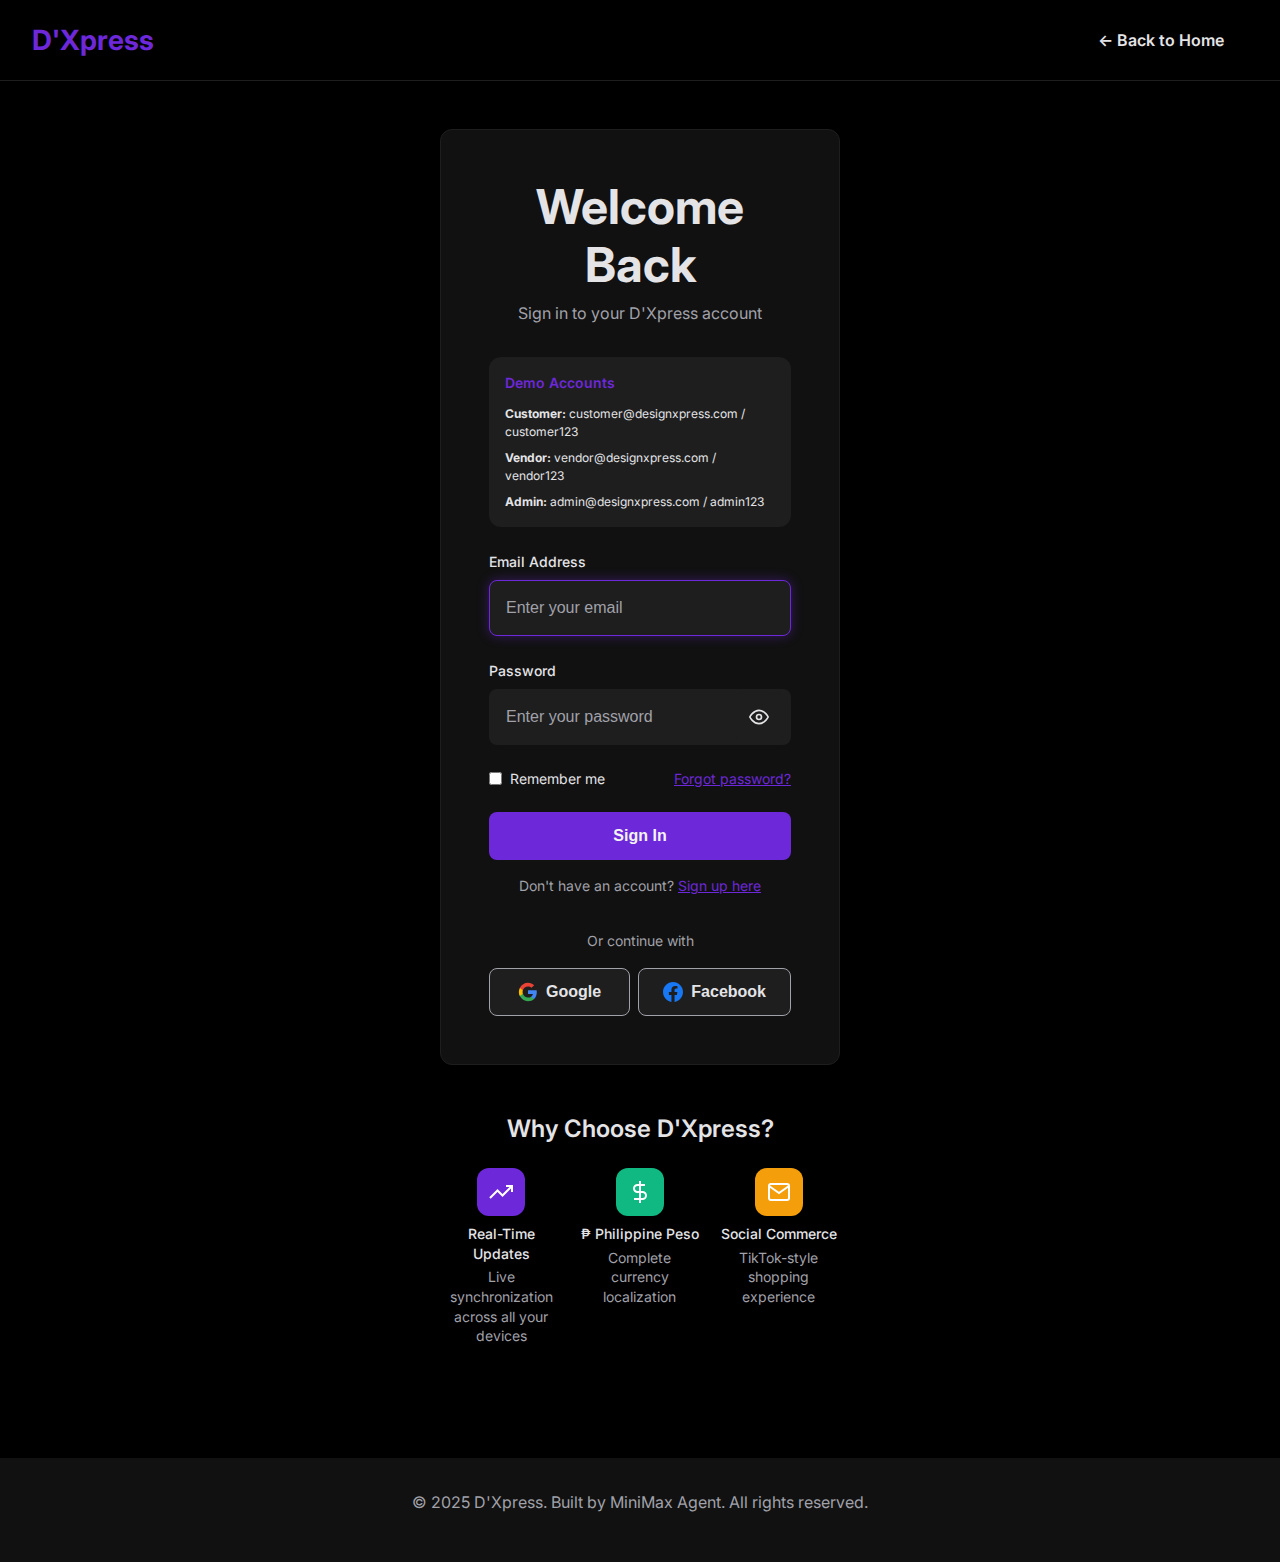
<file: dashboard.html>
<!DOCTYPE html>
<html lang="en">
<head>
    <meta charset="UTF-8">
    <meta name="viewport" content="width=device-width, initial-scale=1.0">
    <title>Dashboard - D'Xpress</title>
    <meta name="description" content="Your personalized D'Xpress dashboard with orders, analytics, and account management">
    
    <!-- Fonts -->
    <link rel="preconnect" href="https://fonts.googleapis.com">
    <link rel="preconnect" href="https://fonts.gstatic.com" crossorigin>
    <link href="https://fonts.googleapis.com/css2?family=Inter:wght@400;500;600;700&display=swap" rel="stylesheet">
    
    <!-- Stylesheets -->
    <link rel="stylesheet" href="css/styles.css">
    
    <!-- Favicon -->
    <link rel="icon" type="image/svg+xml" href="data:image/svg+xml,%3csvg xmlns='http://www.w3.org/2000/svg' viewBox='0 0 24 24' fill='%236D28D9'%3e%3cpath d='M3 3h8v8H3V3zm10 0h8v8h-8V3zM3 13h8v8H3v-8zm10 0h8v8h-8v-8z'/%3e%3c/svg%3e">
</head>
<body>
    <!-- Header Navigation -->
    <header class="header">
        <div class="container">
            <div class="header-content">
                <!-- Logo -->
                <a href="index.html" class="logo">D'Xpress</a>
                
                <!-- Navigation Menu -->
                <nav class="nav" id="desktopNav">
                    <a href="index.html" class="nav-link">Home</a>
                    <a href="tiktok-dashboard.html" class="nav-link">Social Commerce</a>
                    <a href="cart.html" class="nav-link">Cart <span class="cart-count" style="display: none;"></span></a>
                    <a href="wishlist.html" class="nav-link">Wishlist <span class="wishlist-count" style="display: none;"></span></a>
                    <a href="orders.html" class="nav-link auth-required">Orders</a>
                </nav>
                
                <!-- Header Actions -->
                <div class="header-actions">
                    <!-- Theme Toggle -->
                    <button class="icon-btn" onclick="toggleTheme()" title="Toggle theme">
                        <svg width="20" height="20" viewBox="0 0 24 24" fill="none" stroke="currentColor" stroke-width="2">
                            <circle cx="12" cy="12" r="5"/>
                            <path d="M12 1v2M12 21v2M4.22 4.22l1.42 1.42M18.36 18.36l1.42 1.42M1 12h2M21 12h2M4.22 19.78l1.42-1.42M18.36 5.64l1.42-1.42"/>
                        </svg>
                    </button>
                    
                    <!-- User Menu -->
                    <div class="user-menu">
                        <div class="user-info" style="display: none;">
                            <img src="" alt="User Avatar" class="user-avatar" width="32" height="32">
                            <span class="user-name"></span>
                            <div class="user-dropdown">
                                <a href="dashboard.html" class="active">Dashboard</a>
                                <a href="profile.html">Profile</a>
                                <a href="#" onclick="logoutUser()">Logout</a>
                            </div>
                        </div>
                        <div class="guest-only">
                            <a href="login.html" class="btn btn-primary">Login</a>
                        </div>
                    </div>
                    
                    <!-- Mobile Menu Button -->
                    <button class="icon-btn mobile-menu-btn" onclick="toggleMobileMenu()">
                        <svg width="20" height="20" viewBox="0 0 24 24" fill="none" stroke="currentColor" stroke-width="2">
                            <line x1="3" y1="6" x2="21" y2="6"/>
                            <line x1="3" y1="12" x2="21" y2="12"/>
                            <line x1="3" y1="18" x2="21" y2="18"/>
                        </svg>
                    </button>
                </div>
            </div>
        </div>
    </header>

    <!-- Mobile Menu -->
    <div class="mobile-menu" id="mobileMenu">
        <button class="icon-btn" onclick="toggleMobileMenu()" style="position: absolute; top: 24px; right: 24px;">
            <svg width="24" height="24" viewBox="0 0 24 24" fill="none" stroke="currentColor" stroke-width="2">
                <line x1="18" y1="6" x2="6" y2="18"/>
                <line x1="6" y1="6" x2="18" y2="18"/>
            </svg>
        </button>
        
        <nav style="display: flex; flex-direction: column; gap: 24px; margin-top: 80px;">
            <a href="index.html" class="nav-link" onclick="toggleMobileMenu()">Home</a>
            <a href="tiktok-dashboard.html" class="nav-link" onclick="toggleMobileMenu()">Social Commerce</a>
            <a href="cart.html" class="nav-link" onclick="toggleMobileMenu()">Cart</a>
            <a href="wishlist.html" class="nav-link" onclick="toggleMobileMenu()">Wishlist</a>
            <a href="orders.html" class="nav-link auth-required" onclick="toggleMobileMenu()">Orders</a>
            <div class="auth-required">
                <a href="dashboard.html" class="nav-link active" onclick="toggleMobileMenu()">Dashboard</a>
                <a href="profile.html" class="nav-link" onclick="toggleMobileMenu()">Profile</a>
                <a href="#" class="nav-link" onclick="logoutUser(); toggleMobileMenu()">Logout</a>
            </div>
            <div class="guest-only">
                <a href="login.html" class="nav-link" onclick="toggleMobileMenu()">Login</a>
            </div>
        </nav>
    </div>

    <!-- Main Content -->
    <main>
        <!-- Welcome Section -->
        <section class="section-sm" style="background: linear-gradient(135deg, var(--primary-500), var(--primary-700));">
            <div class="container">
                <div style="display: flex; justify-content: space-between; align-items: center; flex-wrap: wrap; gap: 24px;">
                    <div>
                        <h1 style="color: white; margin-bottom: 8px;" id="welcomeTitle">Welcome back!</h1>
                        <p style="color: rgba(255, 255, 255, 0.9);" id="welcomeSubtitle">Here's what's happening with your account today.</p>
                    </div>
                    <div style="display: flex; gap: 12px;">
                        <a href="tiktok-dashboard.html" class="btn" style="background: white; color: var(--primary-500);">
                            <svg width="16" height="16" viewBox="0 0 24 24" fill="none" stroke="currentColor" stroke-width="2">
                                <path d="M4 4h16c1.1 0 2 .9 2 2v12c0 1.1-.9 2-2 2H4c-1.1 0-2-.9-2-2V6c0-1.1.9-2 2-2z"/>
                                <polyline points="22,6 12,13 2,6"/>
                            </svg>
                            Social Commerce
                        </a>
                        <a href="index.html" class="btn btn-outline" style="border-color: white; color: white;">
                            <svg width="16" height="16" viewBox="0 0 24 24" fill="none" stroke="currentColor" stroke-width="2">
                                <path d="M3 9l9-7 9 7v11a2 2 0 0 1-2 2H5a2 2 0 0 1-2-2z"/>
                                <polyline points="9,22 9,12 15,12 15,22"/>
                            </svg>
                            Continue Shopping
                        </a>
                    </div>
                </div>
            </div>
        </section>

        <section class="section">
            <div class="container">
                <!-- Dashboard Content -->
                <div id="dashboardContent">
                    <!-- Customer Dashboard -->
                    <div id="customerDashboard" style="display: none;">
                        <!-- Quick Stats -->
                        <div class="grid grid-cols-4" style="margin-bottom: 32px;">
                            <div class="card text-center">
                                <div style="font-size: 32px; font-weight: 700; color: var(--primary-500);" id="customerTotalOrders">0</div>
                                <div class="text-secondary">Total Orders</div>
                            </div>
                            <div class="card text-center">
                                <div style="font-size: 32px; font-weight: 700; color: var(--success-500);" id="customerTotalSpent">₱0.00</div>
                                <div class="text-secondary">Total Spent</div>
                            </div>
                            <div class="card text-center">
                                <div style="font-size: 32px; font-weight: 700; color: var(--warning-500);" id="customerWishlistCount">0</div>
                                <div class="text-secondary">Wishlist Items</div>
                            </div>
                            <div class="card text-center">
                                <div style="font-size: 32px; font-weight: 700; color: var(--error-500);" id="customerCartItems">0</div>
                                <div class="text-secondary">Cart Items</div>
                            </div>
                        </div>

                        <!-- Recent Orders & Wishlist -->
                        <div class="grid grid-cols-2" style="gap: 32px;">
                            <!-- Recent Orders -->
                            <div class="card">
                                <div style="display: flex; justify-content: space-between; align-items: center; margin-bottom: 24px;">
                                    <h3>Recent Orders</h3>
                                    <a href="orders.html" class="text-primary small">View All</a>
                                </div>
                                <div id="recentOrders">
                                    <!-- Recent orders will be loaded here -->
                                </div>
                            </div>

                            <!-- Wishlist -->
                            <div class="card">
                                <div style="display: flex; justify-content: space-between; align-items: center; margin-bottom: 24px;">
                                    <h3>Wishlist</h3>
                                    <a href="wishlist.html" class="text-primary small">View All</a>
                                </div>
                                <div id="wishlistItems">
                                    <!-- Wishlist items will be loaded here -->
                                </div>
                            </div>
                        </div>

                        <!-- Recommended Products -->
                        <div class="card" style="margin-top: 32px;">
                            <div style="display: flex; justify-content: space-between; align-items: center; margin-bottom: 24px;">
                                <h3>Recommended for You</h3>
                                <a href="index.html" class="text-primary small">Browse All</a>
                            </div>
                            <div class="grid grid-cols-4" id="recommendedProducts">
                                <!-- Recommended products will be loaded here -->
                            </div>
                        </div>
                    </div>

                    <!-- Vendor Dashboard -->
                    <div id="vendorDashboard" style="display: none;">
                        <!-- Vendor Stats -->
                        <div class="grid grid-cols-4" style="margin-bottom: 32px;">
                            <div class="card text-center">
                                <div style="font-size: 32px; font-weight: 700; color: var(--primary-500);" id="vendorTotalProducts">0</div>
                                <div class="text-secondary">My Products</div>
                            </div>
                            <div class="card text-center">
                                <div style="font-size: 32px; font-weight: 700; color: var(--success-500);" id="vendorTotalSales">₱0.00</div>
                                <div class="text-secondary">Total Sales</div>
                            </div>
                            <div class="card text-center">
                                <div style="font-size: 32px; font-weight: 700; color: var(--warning-500);" id="vendorPendingOrders">0</div>
                                <div class="text-secondary">Pending Orders</div>
                            </div>
                            <div class="card text-center">
                                <div style="font-size: 32px; font-weight: 700; color: var(--error-500);" id="vendorLowStock">0</div>
                                <div class="text-secondary">Low Stock</div>
                            </div>
                        </div>

                        <!-- Vendor Actions -->
                        <div class="card" style="margin-bottom: 32px;">
                            <h3 style="margin-bottom: 24px;">Quick Actions</h3>
                            <div style="display: flex; gap: 12px; flex-wrap: wrap;">
                                <a href="product-management.html" class="btn btn-primary">
                                    <svg width="16" height="16" viewBox="0 0 24 24" fill="none" stroke="currentColor" stroke-width="2">
                                        <line x1="12" y1="5" x2="12" y2="19"/>
                                        <line x1="5" y1="12" x2="19" y2="12"/>
                                    </svg>
                                    Add Product
                                </a>
                                <a href="analytics.html" class="btn btn-secondary">
                                    <svg width="16" height="16" viewBox="0 0 24 24" fill="none" stroke="currentColor" stroke-width="2">
                                        <polyline points="22,12 18,12 15,21 9,3 6,12 2,12"/>
                                    </svg>
                                    View Analytics
                                </a>
                                <a href="orders.html" class="btn btn-secondary">
                                    <svg width="16" height="16" viewBox="0 0 24 24" fill="none" stroke="currentColor" stroke-width="2">
                                        <circle cx="9" cy="21" r="1"/>
                                        <circle cx="20" cy="21" r="1"/>
                                        <path d="M1 1h4l2.68 13.39a2 2 0 0 0 2 1.61h9.72a2 2 0 0 0 2-1.61L23 6H6"/>
                                    </svg>
                                    Manage Orders
                                </a>
                            </div>
                        </div>

                        <!-- Recent Sales & Top Products -->
                        <div class="grid grid-cols-2" style="gap: 32px;">
                            <!-- Recent Sales -->
                            <div class="card">
                                <div style="display: flex; justify-content: space-between; align-items: center; margin-bottom: 24px;">
                                    <h3>Recent Sales</h3>
                                    <a href="orders.html" class="text-primary small">View All</a>
                                </div>
                                <div id="recentSales">
                                    <!-- Recent sales will be loaded here -->
                                </div>
                            </div>

                            <!-- Top Products -->
                            <div class="card">
                                <div style="display: flex; justify-content: space-between; align-items: center; margin-bottom: 24px;">
                                    <h3>Top Products</h3>
                                    <a href="product-management.html" class="text-primary small">Manage</a>
                                </div>
                                <div id="topProducts">
                                    <!-- Top products will be loaded here -->
                                </div>
                            </div>
                        </div>
                    </div>

                    <!-- Admin Dashboard -->
                    <div id="adminDashboard" style="display: none;">
                        <!-- Admin Stats -->
                        <div class="grid grid-cols-4" style="margin-bottom: 32px;">
                            <div class="card text-center">
                                <div style="font-size: 32px; font-weight: 700; color: var(--primary-500);" id="adminTotalUsers">0</div>
                                <div class="text-secondary">Total Users</div>
                            </div>
                            <div class="card text-center">
                                <div style="font-size: 32px; font-weight: 700; color: var(--success-500);" id="adminTotalRevenue">₱0.00</div>
                                <div class="text-secondary">Total Revenue</div>
                            </div>
                            <div class="card text-center">
                                <div style="font-size: 32px; font-weight: 700; color: var(--warning-500);" id="adminTotalOrders">0</div>
                                <div class="text-secondary">Total Orders</div>
                            </div>
                            <div class="card text-center">
                                <div style="font-size: 32px; font-weight: 700; color: var(--error-500);" id="adminTotalProducts">0</div>
                                <div class="text-secondary">Total Products</div>
                            </div>
                        </div>

                        <!-- Admin Actions -->
                        <div class="card" style="margin-bottom: 32px;">
                            <h3 style="margin-bottom: 24px;">Admin Actions</h3>
                            <div style="display: flex; gap: 12px; flex-wrap: wrap;">
                                <a href="admin.html" class="btn btn-primary">
                                    <svg width="16" height="16" viewBox="0 0 24 24" fill="none" stroke="currentColor" stroke-width="2">
                                        <path d="M12 2L2 7l10 5 10-5-10-5zM2 17l10 5 10-5M2 12l10 5 10-5"/>
                                    </svg>
                                    Admin Panel
                                </a>
                                <a href="product-management.html" class="btn btn-secondary">
                                    <svg width="16" height="16" viewBox="0 0 24 24" fill="none" stroke="currentColor" stroke-width="2">
                                        <path d="M20 7l-8-4-8 4m16 0l-8 4m8-4v10l-8 4m0-10L4 7m8 4v10M4 7v10l8 4"/>
                                    </svg>
                                    Manage Products
                                </a>
                                <a href="users.html" class="btn btn-secondary">
                                    <svg width="16" height="16" viewBox="0 0 24 24" fill="none" stroke="currentColor" stroke-width="2">
                                        <path d="M17 21v-2a4 4 0 0 0-4-4H5a4 4 0 0 0-4 4v2"/>
                                        <circle cx="9" cy="7" r="4"/>
                                        <path d="M23 21v-2a4 4 0 0 0-3-3.87"/>
                                        <path d="M16 3.13a4 4 0 0 1 0 7.75"/>
                                    </svg>
                                    Manage Users
                                </a>
                            </div>
                        </div>

                        <!-- Recent Activity & System Status -->
                        <div class="grid grid-cols-2" style="gap: 32px;">
                            <!-- Recent Activity -->
                            <div class="card">
                                <div style="display: flex; justify-content: space-between; align-items: center; margin-bottom: 24px;">
                                    <h3>Recent Activity</h3>
                                    <a href="analytics.html" class="text-primary small">View All</a>
                                </div>
                                <div id="recentActivity">
                                    <!-- Recent activity will be loaded here -->
                                </div>
                            </div>

                            <!-- System Status -->
                            <div class="card">
                                <div style="display: flex; justify-content: space-between; align-items: center; margin-bottom: 24px;">
                                    <h3>System Status</h3>
                                    <span class="label" style="background-color: var(--success-500); color: white;">All Systems Operational</span>
                                </div>
                                <div id="systemStatus">
                                    <!-- System status will be loaded here -->
                                </div>
                            </div>
                        </div>
                    </div>
                </div>
            </div>
        </section>
    </main>

    <!-- Footer -->
    <footer style="background-color: var(--neutral-900); padding: 48px 0; margin-top: 64px;">
        <div class="container">
            <div class="grid grid-cols-4" style="gap: 32px;">
                <div>
                    <h4 style="color: var(--primary-500); margin-bottom: 16px;">D'Xpress</h4>
                    <p class="text-secondary">Modern real-time e-commerce platform with social commerce features and Philippine Peso currency.</p>
                </div>
                
                <div>
                    <h5 style="margin-bottom: 16px;">Quick Links</h5>
                    <div style="display: flex; flex-direction: column; gap: 8px;">
                        <a href="index.html" class="text-secondary" style="text-decoration: none;">Home</a>
                        <a href="tiktok-dashboard.html" class="text-secondary" style="text-decoration: none;">Social Commerce</a>
                        <a href="cart.html" class="text-secondary" style="text-decoration: none;">Cart</a>
                        <a href="wishlist.html" class="text-secondary" style="text-decoration: none;">Wishlist</a>
                    </div>
                </div>
                
                <div>
                    <h5 style="margin-bottom: 16px;">Account</h5>
                    <div style="display: flex; flex-direction: column; gap: 8px;">
                        <a href="login.html" class="text-secondary" style="text-decoration: none;">Login</a>
                        <a href="dashboard.html" class="text-secondary auth-required" style="text-decoration: none;">Dashboard</a>
                        <a href="orders.html" class="text-secondary auth-required" style="text-decoration: none;">Orders</a>
                        <a href="profile.html" class="text-secondary auth-required" style="text-decoration: none;">Profile</a>
                    </div>
                </div>
                
                <div>
                    <h5 style="margin-bottom: 16px;">Features</h5>
                    <div style="display: flex; flex-direction: column; gap: 8px;">
                        <span class="text-secondary">⚡ Real-Time Updates</span>
                        <span class="text-secondary">💱 Philippine Peso</span>
                        <span class="text-secondary">📱 TikTok Social</span>
                        <span class="text-secondary">📊 Live Analytics</span>
                    </div>
                </div>
            </div>
            
            <div style="border-top: 1px solid var(--neutral-800); margin-top: 32px; padding-top: 32px; text-align: center;">
                <p class="text-secondary">&copy; 2025 D'Xpress. Built by MiniMax Agent. All rights reserved.</p>
            </div>
        </div>
    </footer>

    <!-- Scripts -->
    <script src="js/script.js"></script>
    <script src="js/auth.js"></script>
    <script>
        // Dashboard Management System
        let dashboardData = {
            customer: {},
            vendor: {},
            admin: {}
        };

        // Initialize dashboard
        document.addEventListener('DOMContentLoaded', function() {
            // Check authentication
            if (!isLoggedIn()) {
                window.location.href = 'login.html';
                return;
            }

            initializeDashboard();
            
            trackEvent('dashboard_viewed', {
                user: currentUser.email,
                role: currentUser.role
            });
        });

        // Initialize dashboard based on user role
        function initializeDashboard() {
            // Update welcome message
            updateWelcomeMessage();
            
            // Show appropriate dashboard
            if (hasRole('admin')) {
                showAdminDashboard();
                loadAdminData();
            } else if (hasRole('vendor')) {
                showVendorDashboard();
                loadVendorData();
            } else {
                showCustomerDashboard();
                loadCustomerData();
            }
        }

        // Update welcome message
        function updateWelcomeMessage() {
            const welcomeTitle = document.getElementById('welcomeTitle');
            const welcomeSubtitle = document.getElementId('welcomeSubtitle');
            
            if (currentUser) {
                const timeOfDay = getTimeOfDay();
                welcomeTitle.textContent = `${timeOfDay}, ${currentUser.name}!`;
                
                if (hasRole('admin')) {
                    welcomeSubtitle.textContent = 'Manage your platform and monitor system performance.';
                } else if (hasRole('vendor')) {
                    welcomeSubtitle.textContent = 'Track your sales and manage your products.';
                } else {
                    welcomeSubtitle.textContent = 'Here\'s what\'s happening with your account today.';
                }
            }
        }

        // Get time of day greeting
        function getTimeOfDay() {
            const hour = new Date().getHours();
            if (hour < 12) return 'Good morning';
            if (hour < 17) return 'Good afternoon';
            return 'Good evening';
        }

        // Show customer dashboard
        function showCustomerDashboard() {
            document.getElementById('customerDashboard').style.display = 'block';
            document.getElementById('vendorDashboard').style.display = 'none';
            document.getElementById('adminDashboard').style.display = 'none';
        }

        // Show vendor dashboard
        function showVendorDashboard() {
            document.getElementById('customerDashboard').style.display = 'none';
            document.getElementById('vendorDashboard').style.display = 'block';
            document.getElementById('adminDashboard').style.display = 'none';
        }

        // Show admin dashboard
        function showAdminDashboard() {
            document.getElementById('customerDashboard').style.display = 'none';
            document.getElementById('vendorDashboard').style.display = 'none';
            document.getElementById('adminDashboard').style.display = 'block';
        }

        // Load customer data
        function loadCustomerData() {
            // Load customer statistics
            const customerOrders = getUserOrders();
            const totalSpent = customerOrders.reduce((sum, order) => sum + order.total, 0);
            const wishlistCount = wishlist.length;
            const cartCount = getCartCount();
            
            document.getElementById('customerTotalOrders').textContent = customerOrders.length;
            document.getElementById('customerTotalSpent').textContent = formatCurrency(totalSpent);
            document.getElementById('customerWishlistCount').textContent = wishlistCount;
            document.getElementById('customerCartItems').textContent = cartCount;
            
            // Load recent orders
            loadRecentOrders(customerOrders);
            
            // Load wishlist items
            loadWishlistItems();
            
            // Load recommended products
            loadRecommendedProducts();
        }

        // Load vendor data
        function loadVendorData() {
            // Since this is a demo, we'll simulate vendor data
            const allProducts = getProducts();
            const vendorProducts = allProducts.slice(0, 6); // Simulate vendor products
            const totalSales = vendorProducts.reduce((sum, product) => sum + (product.price * Math.floor(Math.random() * 20) + 5), 0);
            const pendingOrders = Math.floor(Math.random() * 10) + 1;
            const lowStock = vendorProducts.filter(p => p.stock < 10).length;
            
            document.getElementById('vendorTotalProducts').textContent = vendorProducts.length;
            document.getElementById('vendorTotalSales').textContent = formatCurrency(totalSales);
            document.getElementById('vendorPendingOrders').textContent = pendingOrders;
            document.getElementById('vendorLowStock').textContent = lowStock;
            
            // Load recent sales (simulated)
            loadRecentSales();
            
            // Load top products
            loadTopProducts(vendorProducts);
        }

        // Load admin data
        function loadAdminData() {
            // Since this is a demo, we'll simulate admin data
            const allProducts = getProducts();
            const totalUsers = 1247; // Simulated
            const totalRevenue = allProducts.reduce((sum, product) => sum + (product.price * Math.floor(Math.random() * 50) + 10), 0);
            const totalOrders = Math.floor(Math.random() * 500) + 100;
            
            document.getElementById('adminTotalUsers').textContent = totalUsers.toLocaleString();
            document.getElementById('adminTotalRevenue').textContent = formatCurrency(totalRevenue);
            document.getElementById('adminTotalOrders').textContent = totalOrders.toLocaleString();
            document.getElementById('adminTotalProducts').textContent = allProducts.length;
            
            // Load recent activity
            loadRecentActivity();
            
            // Load system status
            loadSystemStatus();
        }

        // Load recent orders
        function loadRecentOrders(orders) {
            const container = document.getElementById('recentOrders');
            
            if (orders.length === 0) {
                container.innerHTML = `
                    <div style="text-align: center; padding: 32px;">
                        <svg width="64" height="64" viewBox="0 0 24 24" fill="none" stroke="var(--neutral-400)" stroke-width="1" style="margin: 0 auto 16px;">
                            <circle cx="9" cy="21" r="1"/>
                            <circle cx="20" cy="21" r="1"/>
                            <path d="M1 1h4l2.68 13.39a2 2 0 0 0 2 1.61h9.72a2 2 0 0 0 2-1.61L23 6H6"/>
                        </svg>
                        <p class="text-secondary">No orders yet</p>
                        <a href="index.html" class="btn btn-primary btn-sm">Start Shopping</a>
                    </div>
                `;
                return;
            }
            
            const recentOrders = orders.slice(0, 5);
            container.innerHTML = recentOrders.map(order => `
                <div style="display: flex; justify-content: space-between; align-items: center; padding: 16px; border-bottom: 1px solid var(--neutral-800);">
                    <div>
                        <div style="font-weight: 600;">Order #${order.id}</div>
                        <div class="small text-secondary">${new Date(order.date).toLocaleDateString()}</div>
                    </div>
                    <div style="text-align: right;">
                        <div style="font-weight: 600; color: var(--primary-500);">${formatCurrency(order.total)}</div>
                        <span class="label" style="background-color: var(--success-500); color: white; font-size: 10px;">${order.status}</span>
                    </div>
                </div>
            `).join('');
        }

        // Load wishlist items
        function loadWishlistItems() {
            const container = document.getElementById('wishlistItems');
            
            if (wishlist.length === 0) {
                container.innerHTML = `
                    <div style="text-align: center; padding: 32px;">
                        <svg width="64" height="64" viewBox="0 0 24 24" fill="none" stroke="var(--neutral-400)" stroke-width="1" style="margin: 0 auto 16px;">
                            <path d="M20.84 4.61a5.5 5.5 0 0 0-7.78 0L12 5.67l-1.06-1.06a5.5 5.5 0 0 0-7.78 7.78l1.06 1.06L12 21.23l7.78-7.78 1.06-1.06a5.5 5.5 0 0 0 0-7.78z"/>
                        </svg>
                        <p class="text-secondary">Your wishlist is empty</p>
                        <a href="index.html" class="btn btn-primary btn-sm">Discover Products</a>
                    </div>
                `;
                return;
            }
            
            const wishlistProducts = wishlist.map(id => getProductById(id)).filter(p => p);
            const recentWishlist = wishlistProducts.slice(0, 5);
            
            container.innerHTML = recentWishlist.map(product => `
                <div style="display: flex; justify-content: space-between; align-items: center; padding: 16px; border-bottom: 1px solid var(--neutral-800);">
                    <div style="display: flex; align-items: center; gap: 12px;">
                        <img src="${product.image}" alt="${product.name}" style="width: 48px; height: 48px; object-fit: cover; border-radius: 8px;">
                        <div>
                            <div style="font-weight: 600; font-size: 14px;">${product.name}</div>
                            <div class="small text-secondary">${product.category}</div>
                        </div>
                    </div>
                    <div style="display: flex; align-items: center; gap: 8px;">
                        <span style="font-weight: 600; color: var(--primary-500);">${formatCurrency(product.price)}</span>
                        <button class="icon-btn icon-btn-sm" onclick="addToCart(${product.id})" title="Add to cart">
                            <svg width="14" height="14" viewBox="0 0 24 24" fill="none" stroke="currentColor" stroke-width="2">
                                <circle cx="9" cy="21" r="1"/>
                                <circle cx="20" cy="21" r="1"/>
                                <path d="M1 1h4l2.68 13.39a2 2 0 0 0 2 1.61h9.72a2 2 0 0 0 2-1.61L23 6H6"/>
                            </svg>
                        </button>
                    </div>
                </div>
            `).join('');
        }

        // Load recommended products
        function loadRecommendedProducts() {
            const container = document.getElementById('recommendedProducts');
            const products = getProducts().slice(0, 4);
            
            container.innerHTML = products.map(product => `
                <div class="card hover-lift" style="padding: 16px; cursor: pointer;" onclick="viewProduct(${product.id})">
                    <img src="${product.image}" alt="${product.name}" style="width: 100%; height: 160px; object-fit: cover; border-radius: var(--border-radius-sm); margin-bottom: 12px;">
                    <h5 style="margin-bottom: 8px; font-size: 14px;">${product.name}</h5>
                    <div style="display: flex; justify-content: space-between; align-items: center;">
                        <span style="color: var(--primary-500); font-weight: 600;">${formatCurrency(product.price)}</span>
                        <button class="icon-btn icon-btn-sm" onclick="event.stopPropagation(); addToCart(${product.id})">
                            <svg width="16" height="16" viewBox="0 0 24 24" fill="none" stroke="currentColor" stroke-width="2">
                                <circle cx="9" cy="21" r="1"/>
                                <circle cx="20" cy="21" r="1"/>
                                <path d="M1 1h4l2.68 13.39a2 2 0 0 0 2 1.61h9.72a2 2 0 0 0 2-1.61L23 6H6"/>
                            </svg>
                        </button>
                    </div>
                </div>
            `).join('');
        }

        // Load recent sales (vendor)
        function loadRecentSales() {
            const container = document.getElementById('recentSales');
            
            const sales = [
                { id: 'DX123456789', customer: 'John D.', amount: formatCurrency(299.99), date: '2025-11-18', status: 'completed' },
                { id: 'DX123456788', customer: 'Sarah M.', amount: formatCurrency(149.99), date: '2025-11-17', status: 'shipped' },
                { id: 'DX123456787', customer: 'Mike R.', amount: formatCurrency(499.99), date: '2025-11-16', status: 'processing' }
            ];
            
            container.innerHTML = sales.map(sale => `
                <div style="display: flex; justify-content: space-between; align-items: center; padding: 16px; border-bottom: 1px solid var(--neutral-800);">
                    <div>
                        <div style="font-weight: 600;">${sale.id}</div>
                        <div class="small text-secondary">${sale.customer} • ${sale.date}</div>
                    </div>
                    <div style="text-align: right;">
                        <div style="font-weight: 600; color: var(--primary-500);">${sale.amount}</div>
                        <span class="label" style="background-color: var(--success-500); color: white; font-size: 10px;">${sale.status}</span>
                    </div>
                </div>
            `).join('');
        }

        // Load top products (vendor)
        function loadTopProducts(products) {
            const container = document.getElementById('topProducts');
            const topProducts = products.slice(0, 4);
            
            container.innerHTML = topProducts.map(product => `
                <div style="display: flex; justify-content: space-between; align-items: center; padding: 16px; border-bottom: 1px solid var(--neutral-800);">
                    <div style="display: flex; align-items: center; gap: 12px;">
                        <img src="${product.image}" alt="${product.name}" style="width: 48px; height: 48px; object-fit: cover; border-radius: 8px;">
                        <div>
                            <div style="font-weight: 600; font-size: 14px;">${product.name}</div>
                            <div class="small text-secondary">${product.stock} in stock</div>
                        </div>
                    </div>
                    <div style="text-align: right;">
                        <div style="font-weight: 600; color: var(--primary-500);">${formatCurrency(product.price)}</div>
                        <div class="small text-secondary">${Math.floor(Math.random() * 50) + 10} sold</div>
                    </div>
                </div>
            `).join('');
        }

        // Load recent activity (admin)
        function loadRecentActivity() {
            const container = document.getElementById('recentActivity');
            
            const activities = [
                { action: 'New user registered', user: 'john.doe@email.com', time: '2 minutes ago' },
                { action: 'Order completed', user: 'Order #DX123456789', time: '15 minutes ago' },
                { action: 'Product added', user: 'vendor@designxpress.com', time: '1 hour ago' },
                { action: 'Payment processed', user: 'sarah.smith@email.com', time: '2 hours ago' },
                { action: 'User account verified', user: 'mike.johnson@email.com', time: '3 hours ago' }
            ];
            
            container.innerHTML = activities.map(activity => `
                <div style="display: flex; justify-content: space-between; align-items: center; padding: 12px; border-bottom: 1px solid var(--neutral-800);">
                    <div>
                        <div style="font-weight: 500; font-size: 14px;">${activity.action}</div>
                        <div class="small text-secondary">${activity.user}</div>
                    </div>
                    <div class="small text-secondary">${activity.time}</div>
                </div>
            `).join('');
        }

        // Load system status (admin)
        function loadSystemStatus() {
            const container = document.getElementById('systemStatus');
            
            const systemComponents = [
                { name: 'Database', status: 'operational', uptime: '99.9%' },
                { name: 'Payment Gateway', status: 'operational', uptime: '99.8%' },
                { name: 'Email Service', status: 'operational', uptime: '99.7%' },
                { name: 'CDN', status: 'operational', uptime: '99.9%' },
                { name: 'Analytics', status: 'operational', uptime: '99.6%' }
            ];
            
            container.innerHTML = systemComponents.map(component => `
                <div style="display: flex; justify-content: space-between; align-items: center; padding: 12px; border-bottom: 1px solid var(--neutral-800);">
                    <div style="display: flex; align-items: center; gap: 8px;">
                        <div style="width: 8px; height: 8px; border-radius: 50%; background-color: var(--success-500);"></div>
                        <span style="font-weight: 500;">${component.name}</span>
                    </div>
                    <div style="text-align: right;">
                        <div class="small text-secondary">${component.uptime} uptime</div>
                    </div>
                </div>
            `).join('');
        }

        // Utility functions
        function viewProduct(productId) {
            window.location.href = `product.html?id=${productId}`;
        }

        function toggleTheme() {
            document.body.classList.toggle('light-theme');
            localStorage.setItem('dx_theme', document.body.classList.contains('light-theme') ? 'light' : 'dark');
        }

        function toggleMobileMenu() {
            const mobileMenu = document.getElementById('mobileMenu');
            mobileMenu.classList.toggle('open');
        }

        // Load theme preference
        const savedTheme = localStorage.getItem('dx_theme');
        if (savedTheme === 'light') {
            document.body.classList.add('light-theme');
        }

        console.log('📊 Dashboard loaded successfully!');
        console.log('👤 Role-based dashboard ready');
        console.log('⚡ Real-time data updates');
        console.log('💱 Philippine Peso statistics');
    </script>
</body>
</html>
</file>
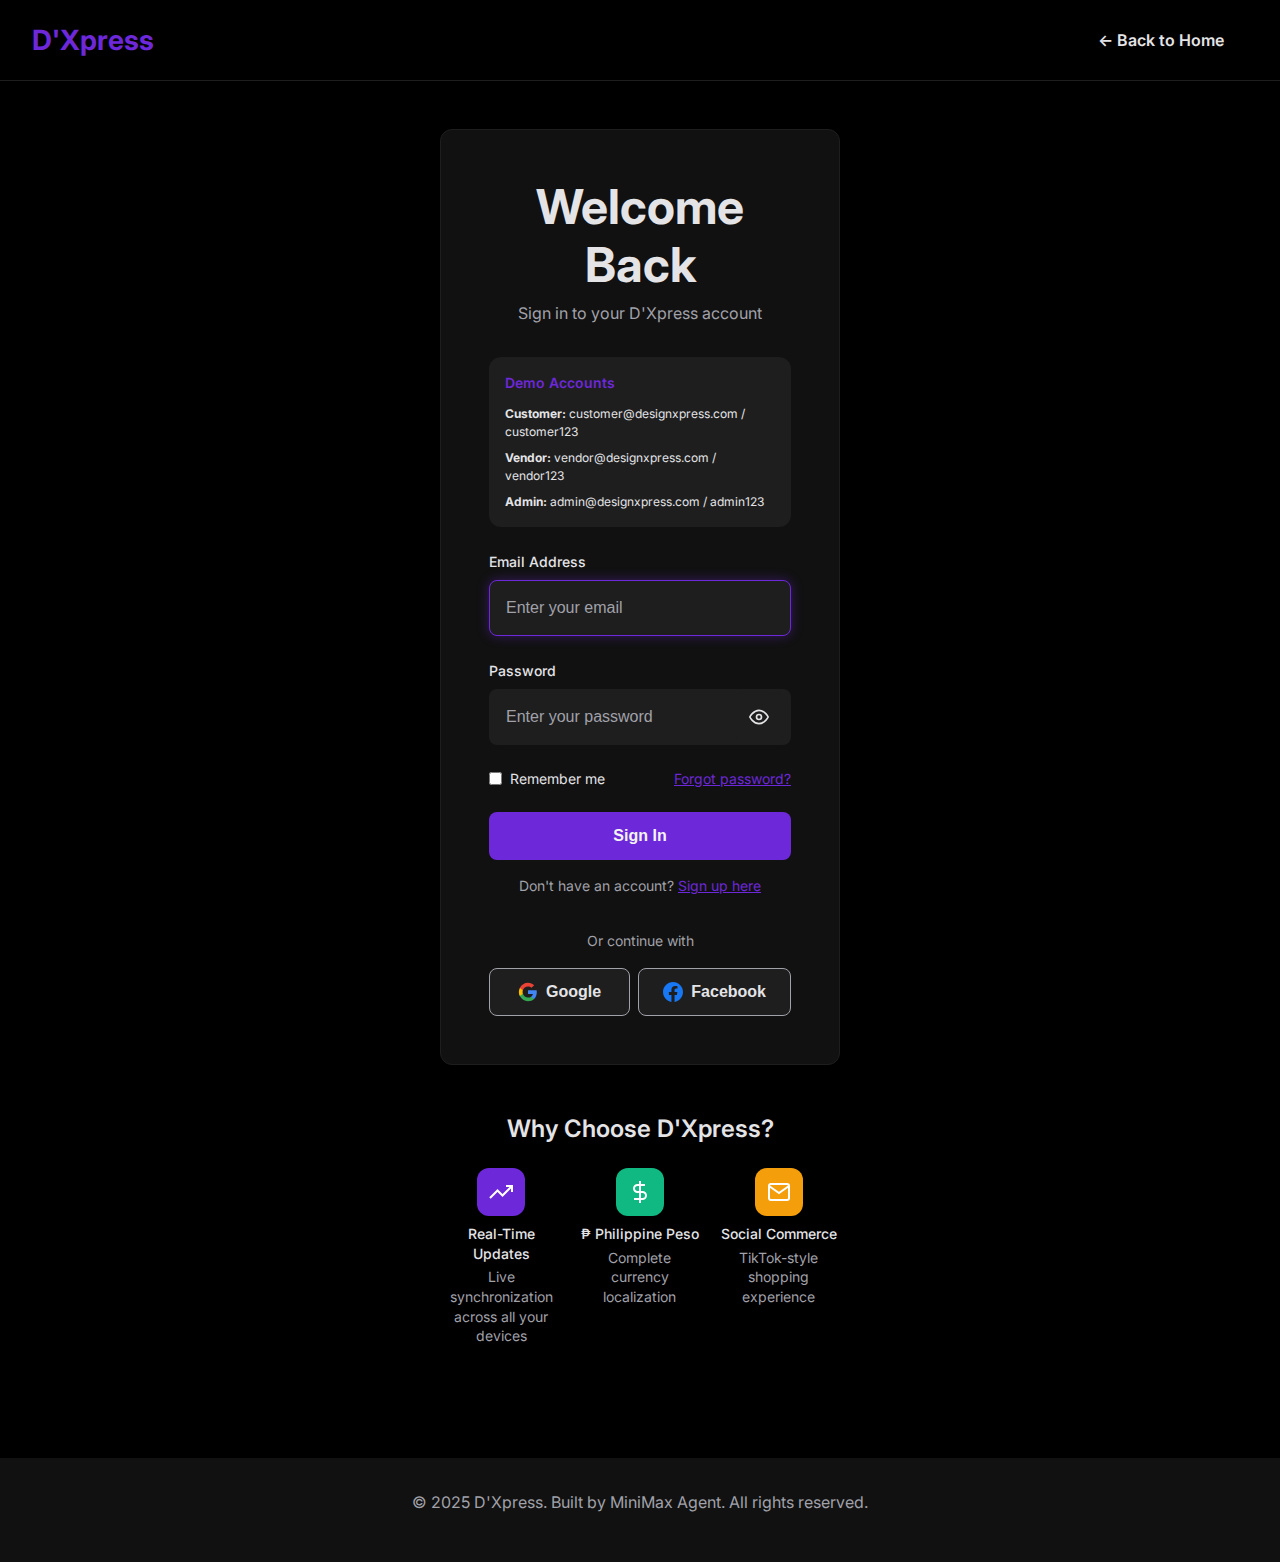
<file: login.html>
<!DOCTYPE html>
<html lang="en">
<head>
    <meta charset="UTF-8">
    <meta name="viewport" content="width=device-width, initial-scale=1.0">
    <title>Login - D'Xpress</title>
    <meta name="description" content="Login to your D'Xpress account to access your dashboard, orders, and personalized shopping experience">
    
    <!-- Fonts -->
    <link rel="preconnect" href="https://fonts.googleapis.com">
    <link rel="preconnect" href="https://fonts.gstatic.com" crossorigin>
    <link href="https://fonts.googleapis.com/css2?family=Inter:wght@400;500;600;700&display=swap" rel="stylesheet">
    
    <!-- Stylesheets -->
    <link rel="stylesheet" href="css/styles.css">
    
    <!-- Favicon -->
    <link rel="icon" type="image/svg+xml" href="data:image/svg+xml,%3csvg xmlns='http://www.w3.org/2000/svg' viewBox='0 0 24 24' fill='%236D28D9'%3e%3cpath d='M3 3h8v8H3V3zm10 0h8v8h-8V3zM3 13h8v8H3v-8zm10 0h8v8h-8v-8z'/%3e%3c/svg%3e">
</head>
<body>
    <!-- Header Navigation -->
    <header class="header">
        <div class="container">
            <div class="header-content">
                <!-- Logo -->
                <a href="index.html" class="logo">D'Xpress</a>
                
                <!-- Header Actions -->
                <div class="header-actions">
                    <a href="index.html" class="btn btn-ghost">← Back to Home</a>
                </div>
            </div>
        </div>
    </header>

    <!-- Main Content -->
    <main style="min-height: calc(100vh - 80px); display: flex; align-items: center; justify-content: center; padding: 48px 0;">
        <div class="container">
            <div style="max-width: 400px; margin: 0 auto;">
                <!-- Login Card -->
                <div class="card" style="padding: 48px;">
                    <!-- Header -->
                    <div style="text-align: center; margin-bottom: 32px;">
                        <h1 style="margin-bottom: 8px;">Welcome Back</h1>
                        <p class="text-secondary">Sign in to your D'Xpress account</p>
                    </div>

                    <!-- Demo Accounts Info -->
                    <div style="background-color: var(--neutral-800); border-radius: var(--border-radius-md); padding: 16px; margin-bottom: 24px;">
                        <h4 style="font-size: 14px; margin-bottom: 12px; color: var(--primary-500);">Demo Accounts</h4>
                        <div style="font-size: 12px; line-height: 1.5;">
                            <div style="margin-bottom: 8px;">
                                <strong>Customer:</strong> customer@designxpress.com / customer123
                            </div>
                            <div style="margin-bottom: 8px;">
                                <strong>Vendor:</strong> vendor@designxpress.com / vendor123
                            </div>
                            <div>
                                <strong>Admin:</strong> admin@designxpress.com / admin123
                            </div>
                        </div>
                    </div>

                    <!-- Login Form -->
                    <form id="loginForm" onsubmit="handleLogin(event)">
                        <div class="form-group">
                            <label for="email" class="form-label">Email Address</label>
                            <input 
                                type="email" 
                                id="email" 
                                name="email" 
                                class="form-input" 
                                placeholder="Enter your email"
                                required
                            >
                        </div>

                        <div class="form-group">
                            <label for="password" class="form-label">Password</label>
                            <div style="position: relative;">
                                <input 
                                    type="password" 
                                    id="password" 
                                    name="password" 
                                    class="form-input" 
                                    placeholder="Enter your password"
                                    required
                                >
                                <button 
                                    type="button" 
                                    class="icon-btn" 
                                    onclick="togglePassword()" 
                                    style="position: absolute; right: 8px; top: 50%; transform: translateY(-50%);"
                                    title="Toggle password visibility"
                                >
                                    <svg id="passwordIcon" width="20" height="20" viewBox="0 0 24 24" fill="none" stroke="currentColor" stroke-width="2">
                                        <path d="M1 12s4-8 11-8 11 8 11 8-4 8-11 8-11-8-11-8z"/>
                                        <circle cx="12" cy="12" r="3"/>
                                    </svg>
                                </button>
                            </div>
                        </div>

                        <div class="form-group" style="display: flex; justify-content: space-between; align-items: center;">
                            <label style="display: flex; align-items: center; gap: 8px; cursor: pointer;">
                                <input type="checkbox" id="rememberMe" name="rememberMe" style="width: auto;">
                                <span class="small">Remember me</span>
                            </label>
                            <a href="#" class="small text-primary">Forgot password?</a>
                        </div>

                        <button type="submit" class="btn btn-primary" style="width: 100%; margin-bottom: 16px;" id="loginBtn">
                            <span id="loginBtnText">Sign In</span>
                            <div id="loginBtnLoading" class="loading" style="display: none;"></div>
                        </button>

                        <div class="text-center">
                            <p class="small text-secondary">
                                Don't have an account? 
                                <a href="#" class="text-primary" onclick="showSignup()">Sign up here</a>
                            </p>
                        </div>
                    </form>

                    <!-- Social Login -->
                    <div style="margin-top: 32px;">
                        <div style="text-align: center; margin-bottom: 16px;">
                            <span class="small text-secondary">Or continue with</span>
                        </div>
                        
                        <div style="display: flex; gap: 8px;">
                            <button class="btn btn-secondary" style="flex: 1;" onclick="socialLogin('google')">
                                <svg width="20" height="20" viewBox="0 0 24 24">
                                    <path fill="#4285F4" d="M22.56 12.25c0-.78-.07-1.53-.2-2.25H12v4.26h5.92c-.26 1.37-1.04 2.53-2.21 3.31v2.77h3.57c2.08-1.92 3.28-4.74 3.28-8.09z"/>
                                    <path fill="#34A853" d="M12 23c2.97 0 5.46-.98 7.28-2.66l-3.57-2.77c-.98.66-2.23 1.06-3.71 1.06-2.86 0-5.29-1.93-6.16-4.53H2.18v2.84C3.99 20.53 7.7 23 12 23z"/>
                                    <path fill="#FBBC05" d="M5.84 14.09c-.22-.66-.35-1.36-.35-2.09s.13-1.43.35-2.09V7.07H2.18C1.43 8.55 1 10.22 1 12s.43 3.45 1.18 4.93l2.85-2.22.81-.62z"/>
                                    <path fill="#EA4335" d="M12 5.38c1.62 0 3.06.56 4.21 1.64l3.15-3.15C17.45 2.09 14.97 1 12 1 7.7 1 3.99 3.47 2.18 7.07l3.66 2.84c.87-2.6 3.3-4.53 6.16-4.53z"/>
                                </svg>
                                Google
                            </button>
                            <button class="btn btn-secondary" style="flex: 1;" onclick="socialLogin('facebook')">
                                <svg width="20" height="20" viewBox="0 0 24 24" fill="#1877F2">
                                    <path d="M24 12.073c0-6.627-5.373-12-12-12s-12 5.373-12 12c0 5.99 4.388 10.954 10.125 11.854v-8.385H7.078v-3.47h3.047V9.43c0-3.007 1.792-4.669 4.533-4.669 1.312 0 2.686.235 2.686.235v2.953H15.83c-1.491 0-1.956.925-1.956 1.874v2.25h3.328l-.532 3.47h-2.796v8.385C19.612 23.027 24 18.062 24 12.073z"/>
                                </svg>
                                Facebook
                            </button>
                        </div>
                    </div>
                </div>

                <!-- Features -->
                <div style="margin-top: 48px; text-align: center;">
                    <h3 style="margin-bottom: 24px;">Why Choose D'Xpress?</h3>
                    <div class="grid grid-cols-3" style="gap: 16px;">
                        <div>
                            <div style="width: 48px; height: 48px; background-color: var(--primary-500); border-radius: 12px; display: flex; align-items: center; justify-content: center; margin: 0 auto 8px;">
                                <svg width="24" height="24" viewBox="0 0 24 24" fill="none" stroke="white" stroke-width="2">
                                    <polyline points="23,6 13.5,15.5 8.5,10.5 1,18"/>
                                    <polyline points="17,6 23,6 23,12"/>
                                </svg>
                            </div>
                            <h5 style="font-size: 14px; margin-bottom: 4px;">Real-Time Updates</h5>
                            <p class="small text-secondary">Live synchronization across all your devices</p>
                        </div>
                        
                        <div>
                            <div style="width: 48px; height: 48px; background-color: var(--success-500); border-radius: 12px; display: flex; align-items: center; justify-content: center; margin: 0 auto 8px;">
                                <svg width="24" height="24" viewBox="0 0 24 24" fill="none" stroke="white" stroke-width="2">
                                    <line x1="12" y1="1" x2="12" y2="23"/>
                                    <path d="M17 5H9.5a3.5 3.5 0 0 0 0 7h5a3.5 3.5 0 0 1 0 7H6"/>
                                </svg>
                            </div>
                            <h5 style="font-size: 14px; margin-bottom: 4px;">₱ Philippine Peso</h5>
                            <p class="small text-secondary">Complete currency localization</p>
                        </div>
                        
                        <div>
                            <div style="width: 48px; height: 48px; background-color: var(--warning-500); border-radius: 12px; display: flex; align-items: center; justify-content: center; margin: 0 auto 8px;">
                                <svg width="24" height="24" viewBox="0 0 24 24" fill="none" stroke="white" stroke-width="2">
                                    <path d="M4 4h16c1.1 0 2 .9 2 2v12c0 1.1-.9 2-2 2H4c-1.1 0-2-.9-2-2V6c0-1.1.9-2 2-2z"/>
                                    <polyline points="22,6 12,13 2,6"/>
                                </svg>
                            </div>
                            <h5 style="font-size: 14px; margin-bottom: 4px;">Social Commerce</h5>
                            <p class="small text-secondary">TikTok-style shopping experience</p>
                        </div>
                    </div>
                </div>
            </div>
        </div>
    </main>

    <!-- Footer -->
    <footer style="background-color: var(--neutral-900); padding: 32px 0; margin-top: 48px;">
        <div class="container">
            <div style="text-align: center;">
                <p class="text-secondary">&copy; 2025 D'Xpress. Built by MiniMax Agent. All rights reserved.</p>
            </div>
        </div>
    </footer>

    <!-- Scripts -->
    <script src="js/script.js"></script>
    <script src="js/auth.js"></script>
    <script>
        // Login functionality
        document.addEventListener('DOMContentLoaded', function() {
            // Redirect if already logged in
            if (isLoggedIn()) {
                window.location.href = 'dashboard.html';
                return;
            }

            // Track page view
            trackEvent('login_page_viewed', {
                timestamp: new Date().toISOString()
            });

            // Pre-fill with demo account for convenience
            const emailField = document.getElementById('email');
            const passwordField = document.getElementById('password');
            
            // Add click handlers for demo accounts
            addDemoAccountHandlers();
        });

        // Add demo account click handlers
        function addDemoAccountHandlers() {
            const demoAccounts = document.querySelectorAll('[data-email][data-password]');
            
            demoAccounts.forEach(account => {
                account.addEventListener('click', function(e) {
                    e.preventDefault();
                    const email = this.getAttribute('data-email');
                    const password = this.getAttribute('data-password');
                    
                    document.getElementById('email').value = email;
                    document.getElementById('password').value = password;
                });
            });
        }

        // Handle login form submission
        async function handleLogin(event) {
            event.preventDefault();
            
            const email = document.getElementById('email').value.trim();
            const password = document.getElementById('password').value.trim();
            const rememberMe = document.getElementById('rememberMe').checked;
            
            // Validate input
            if (!email || !password) {
                showNotification('Please fill in all fields', 'error');
                return;
            }
            
            if (!isValidEmail(email)) {
                showNotification('Please enter a valid email address', 'error');
                return;
            }
            
            // Show loading state
            const loginBtn = document.getElementById('loginBtn');
            const loginBtnText = document.getElementById('loginBtnText');
            const loginBtnLoading = document.getElementById('loginBtnLoading');
            
            loginBtn.disabled = true;
            loginBtnText.style.display = 'none';
            loginBtnLoading.style.display = 'inline-block';
            
            // Simulate API call delay
            setTimeout(() => {
                try {
                    const user = loginUser(email, password);
                    
                    if (user) {
                        // Track successful login
                        trackEvent('user_login', {
                            email: email,
                            role: user.role,
                            rememberMe: rememberMe
                        });
                        
                        // Store remember me preference
                        if (rememberMe) {
                            localStorage.setItem('dx_remember_email', email);
                        } else {
                            localStorage.removeItem('dx_remember_email');
                        }
                        
                        // Redirect to appropriate page
                        const redirectUrl = getRedirectUrl(user.role);
                        setTimeout(() => {
                            window.location.href = redirectUrl;
                        }, 1500);
                    } else {
                        // Track failed login
                        trackEvent('login_failed', {
                            email: email,
                            reason: 'invalid_credentials'
                        });
                        
                        // Show error state
                        showLoginError('Invalid email or password. Please try again.');
                    }
                } catch (error) {
                    console.error('Login error:', error);
                    showLoginError('An error occurred. Please try again.');
                    
                    trackEvent('login_error', {
                        email: email,
                        error: error.message
                    });
                } finally {
                    // Reset loading state
                    loginBtn.disabled = false;
                    loginBtnText.style.display = 'inline';
                    loginBtnLoading.style.display = 'none';
                }
            }, 1000);
        }

        // Show login error
        function showLoginError(message) {
            showNotification(message, 'error');
            
            // Add error styling to form
            const form = document.getElementById('loginForm');
            form.style.animation = 'shake 0.5s ease-in-out';
            
            setTimeout(() => {
                form.style.animation = '';
            }, 500);
        }

        // Get redirect URL based on user role
        function getRedirectUrl(role) {
            const currentPage = sessionStorage.getItem('dx_current_page') || 'dashboard.html';
            sessionStorage.removeItem('dx_current_page');
            
            switch (role) {
                case 'admin':
                    return 'admin.html';
                case 'vendor':
                    return 'dashboard.html';
                case 'customer':
                default:
                    return currentPage.includes('admin') ? 'dashboard.html' : currentPage;
            }
        }

        // Validate email format
        function isValidEmail(email) {
            const emailRegex = /^[^\s@]+@[^\s@]+\.[^\s@]+$/;
            return emailRegex.test(email);
        }

        // Toggle password visibility
        function togglePassword() {
            const passwordField = document.getElementById('password');
            const passwordIcon = document.getElementById('passwordIcon');
            
            if (passwordField.type === 'password') {
                passwordField.type = 'text';
                passwordIcon.innerHTML = `
                    <path d="M17.94 17.94A10.07 10.07 0 0 1 12 20c-7 0-11-8-11-8a18.45 18.45 0 0 1 5.06-5.94M9.9 4.24A9.12 9.12 0 0 1 12 4c7 0 11 8 11 8a18.5 18.5 0 0 1-2.16 3.19m-6.72-1.07a3 3 0 1 1-4.24-4.24"/>
                    <line x1="1" y1="1" x2="23" y2="23"/>
                `;
            } else {
                passwordField.type = 'password';
                passwordIcon.innerHTML = `
                    <path d="M1 12s4-8 11-8 11 8 11 8-4 8-11 8-11-8-11-8z"/>
                    <circle cx="12" cy="12" r="3"/>
                `;
            }
        }

        // Social login (demo)
        function socialLogin(provider) {
            showNotification(`${provider} login is currently in demo mode`, 'info');
            
            trackEvent('social_login_attempt', {
                provider: provider
            });
        }

        // Show signup form
        function showSignup() {
            showNotification('Sign up functionality coming soon!', 'info');
            
            trackEvent('signup_viewed', {
                timestamp: new Date().toISOString()
            });
        }

        // Add shake animation to CSS
        const shakeKeyframes = `
            @keyframes shake {
                0%, 100% { transform: translateX(0); }
                25% { transform: translateX(-5px); }
                75% { transform: translateX(5px); }
            }
        `;
        
        const styleSheet = document.createElement('style');
        styleSheet.textContent = shakeKeyframes;
        document.head.appendChild(styleSheet);

        // Auto-fill remember email
        const rememberedEmail = localStorage.getItem('dx_remember_email');
        if (rememberedEmail) {
            document.getElementById('email').value = rememberedEmail;
            document.getElementById('rememberMe').checked = true;
        }

        // Focus email field on load
        document.getElementById('email').focus();
    </script>
</body>
</html>
</file>
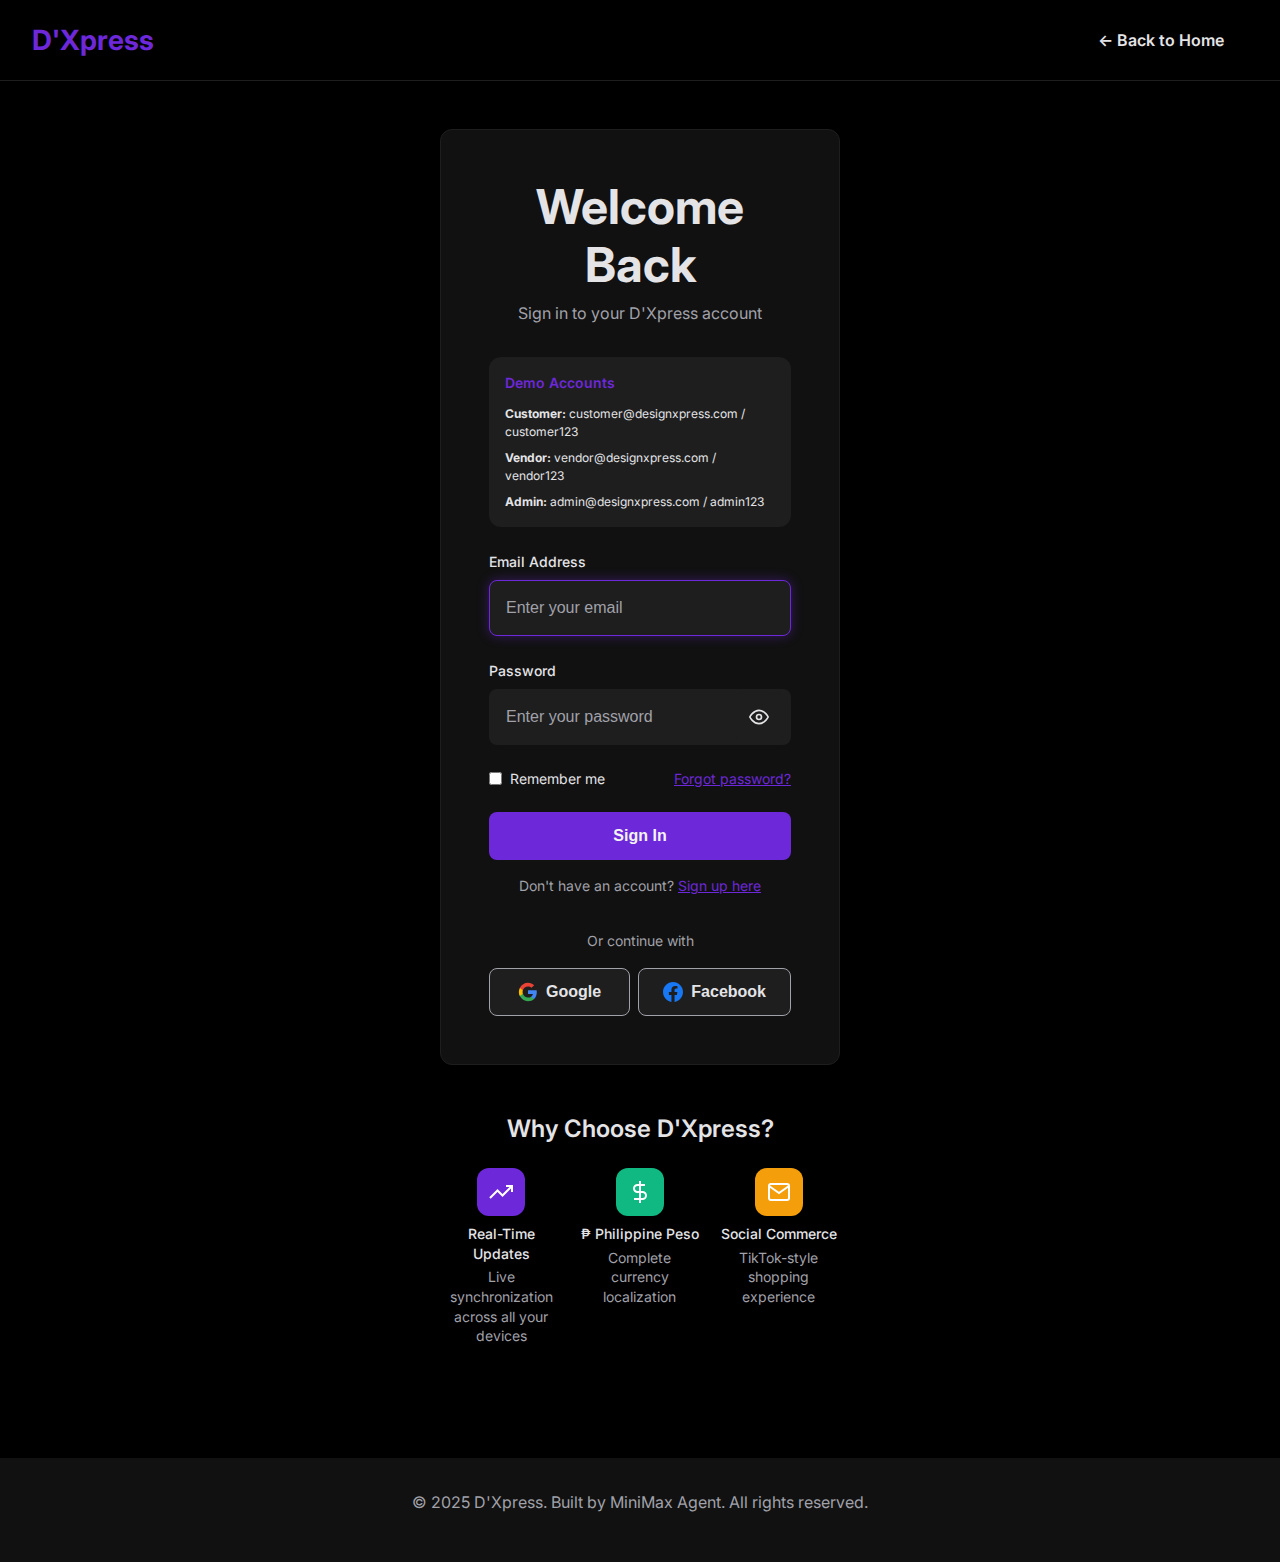
<file: product-management.html>
<!DOCTYPE html>
<html lang="en">
<head>
    <meta charset="UTF-8">
    <meta name="viewport" content="width=device-width, initial-scale=1.0">
    <title>Product Management - D'Xpress Admin</title>
    <meta name="description" content="Advanced product management system for D'Xpress with enterprise-grade CRUD operations, bulk actions, and analytics">
    
    <!-- Fonts -->
    <link rel="preconnect" href="https://fonts.googleapis.com">
    <link rel="preconnect" href="https://fonts.gstatic.com" crossorigin>
    <link href="https://fonts.googleapis.com/css2?family=Inter:wght@400;500;600;700&display=swap" rel="stylesheet">
    
    <!-- Stylesheets -->
    <link rel="stylesheet" href="css/styles.css">
    
    <!-- Favicon -->
    <link rel="icon" type="image/svg+xml" href="data:image/svg+xml,%3csvg xmlns='http://www.w3.org/2000/svg' viewBox='0 0 24 24' fill='%236D28D9'%3e%3cpath d='M3 3h8v8H3V3zm10 0h8v8h-8V3zM3 13h8v8H3v-8zm10 0h8v8h-8v-8z'/%3e%3c/svg%3e">
</head>
<body>
    <!-- Header Navigation -->
    <header class="header">
        <div class="container">
            <div class="header-content">
                <!-- Logo -->
                <a href="index.html" class="logo">D'Xpress Admin</a>
                
                <!-- Navigation Menu -->
                <nav class="nav" id="desktopNav">
                    <a href="admin.html" class="nav-link">Dashboard</a>
                    <a href="product-management.html" class="nav-link active">Products</a>
                    <a href="orders.html" class="nav-link">Orders</a>
                    <a href="users.html" class="nav-link admin-only">Users</a>
                    <a href="analytics.html" class="nav-link vendor-only">Analytics</a>
                </nav>
                
                <!-- Header Actions -->
                <div class="header-actions">
                    <!-- Theme Toggle -->
                    <button class="icon-btn" onclick="toggleTheme()" title="Toggle theme">
                        <svg width="20" height="20" viewBox="0 0 24 24" fill="none" stroke="currentColor" stroke-width="2">
                            <circle cx="12" cy="12" r="5"/>
                            <path d="M12 1v2M12 21v2M4.22 4.22l1.42 1.42M18.36 18.36l1.42 1.42M1 12h2M21 12h2M4.22 19.78l1.42-1.42M18.36 5.64l1.42-1.42"/>
                        </svg>
                    </button>
                    
                    <!-- User Menu -->
                    <div class="user-menu">
                        <div class="user-info" style="display: none;">
                            <img src="" alt="User Avatar" class="user-avatar" width="32" height="32">
                            <span class="user-name"></span>
                            <div class="user-dropdown">
                                <a href="dashboard.html">User Dashboard</a>
                                <a href="profile.html">Profile</a>
                                <a href="#" onclick="logoutUser()">Logout</a>
                            </div>
                        </div>
                        <div class="guest-only">
                            <a href="login.html" class="btn btn-primary">Login</a>
                        </div>
                    </div>
                </div>
            </div>
        </div>
    </header>

    <!-- Main Content -->
    <main>
        <section class="section">
            <div class="container">
                <!-- Page Header -->
                <div style="display: flex; justify-content: space-between; align-items: center; margin-bottom: 32px; flex-wrap: wrap; gap: 16px;">
                    <div>
                        <h1>Product Management</h1>
                        <p class="text-secondary">Enterprise-grade product CRUD operations with bulk actions</p>
                    </div>
                    <div style="display: flex; gap: 12px;">
                        <button class="btn btn-secondary" onclick="exportProducts('csv')">
                            <svg width="16" height="16" viewBox="0 0 24 24" fill="none" stroke="currentColor" stroke-width="2">
                                <path d="M21 15v4a2 2 0 0 1-2 2H5a2 2 0 0 1-2-2v-4"/>
                                <polyline points="7,10 12,15 17,10"/>
                                <line x1="12" y1="15" x2="12" y2="3"/>
                            </svg>
                            Export CSV
                        </button>
                        <button class="btn btn-secondary" onclick="exportProducts('json')">
                            <svg width="16" height="16" viewBox="0 0 24 24" fill="none" stroke="currentColor" stroke-width="2">
                                <path d="M21 15v4a2 2 0 0 1-2 2H5a2 2 0 0 1-2-2v-4"/>
                                <polyline points="7,10 12,15 17,10"/>
                                <line x1="12" y1="15" x2="12" y2="3"/>
                            </svg>
                            Export JSON
                        </button>
                        <button class="btn btn-primary" onclick="showAddProductModal()">
                            <svg width="16" height="16" viewBox="0 0 24 24" fill="none" stroke="currentColor" stroke-width="2">
                                <line x1="12" y1="5" x2="12" y2="19"/>
                                <line x1="5" y1="12" x2="19" y2="12"/>
                            </svg>
                            Add Product
                        </button>
                    </div>
                </div>

                <!-- Statistics Cards -->
                <div class="grid grid-cols-4" style="margin-bottom: 32px;">
                    <div class="card text-center">
                        <div style="font-size: 32px; font-weight: 700; color: var(--primary-500);" id="totalProducts">12</div>
                        <div class="text-secondary">Total Products</div>
                    </div>
                    <div class="card text-center">
                        <div style="font-size: 32px; font-weight: 700; color: var(--success-500);" id="activeProducts">12</div>
                        <div class="text-secondary">Active Products</div>
                    </div>
                    <div class="card text-center">
                        <div style="font-size: 32px; font-weight: 700; color: var(--warning-500);" id="lowStockProducts">3</div>
                        <div class="text-secondary">Low Stock</div>
                    </div>
                    <div class="card text-center">
                        <div style="font-size: 32px; font-weight: 700; color: var(--error-500);" id="outOfStockProducts">0</div>
                        <div class="text-secondary">Out of Stock</div>
                    </div>
                </div>

                <!-- Search and Filter Bar -->
                <div class="card" style="padding: 24px; margin-bottom: 24px;">
                    <div style="display: flex; gap: 16px; align-items: center; flex-wrap: wrap;">
                        <div style="flex: 1; min-width: 300px;">
                            <input 
                                type="text" 
                                class="form-input" 
                                id="productSearch"
                                placeholder="Search products by name, category, or SKU..."
                                oninput="filterProducts()"
                            >
                        </div>
                        
                        <select class="filter-select" id="categoryFilter" onchange="filterProducts()">
                            <option value="">All Categories</option>
                            <option value="Electronics">Electronics</option>
                            <option value="Fashion">Fashion</option>
                            <option value="Home & Living">Home & Living</option>
                            <option value="Accessories">Accessories</option>
                        </select>
                        
                        <select class="filter-select" id="statusFilter" onchange="filterProducts()">
                            <option value="">All Status</option>
                            <option value="active">Active</option>
                            <option value="inactive">Inactive</option>
                            <option value="out-of-stock">Out of Stock</option>
                        </select>
                        
                        <select class="filter-select" id="sortFilter" onchange="filterProducts()">
                            <option value="name">Sort by Name</option>
                            <option value="price-low">Price: Low to High</option>
                            <option value="price-high">Price: High to Low</option>
                            <option value="stock">Stock Level</option>
                            <option value="rating">Rating</option>
                            <option value="date">Date Added</option>
                        </select>
                        
                        <button class="btn btn-ghost btn-sm" onclick="clearFilters()">Clear</button>
                    </div>
                    
                    <!-- Bulk Actions -->
                    <div id="bulkActions" style="margin-top: 16px; padding: 12px; background-color: var(--primary-500); color: white; border-radius: var(--border-radius-sm); display: none; justify-content: space-between; align-items: center;">
                        <span id="selectedCount">0 products selected</span>
                        <div style="display: flex; gap: 8px;">
                            <button class="btn btn-ghost btn-sm" onclick="bulkDelete()" style="color: white; border-color: rgba(255,255,255,0.3);">
                                Delete Selected
                            </button>
                            <button class="btn btn-ghost btn-sm" onclick="bulkExport()" style="color: white; border-color: rgba(255,255,255,0.3);">
                                Export Selected
                            </button>
                            <button class="btn btn-ghost btn-sm" onclick="clearSelection()" style="color: white; border-color: rgba(255,255,255,0.3);">
                                Clear Selection
                            </button>
                        </div>
                    </div>
                </div>

                <!-- Products Table -->
                <div class="card" style="overflow: hidden;">
                    <div style="overflow-x: auto;">
                        <table style="width: 100%; border-collapse: collapse;">
                            <thead style="background-color: var(--neutral-800);">
                                <tr>
                                    <th style="padding: 12px; text-align: left; width: 40px;">
                                        <input type="checkbox" id="selectAll" onchange="toggleSelectAll()">
                                    </th>
                                    <th style="padding: 12px; text-align: left;">Product</th>
                                    <th style="padding: 12px; text-align: left;">Category</th>
                                    <th style="padding: 12px; text-align: left;">Price</th>
                                    <th style="padding: 12px; text-align: left;">Stock</th>
                                    <th style="padding: 12px; text-align: left;">Rating</th>
                                    <th style="padding: 12px; text-align: left;">Status</th>
                                    <th style="padding: 12px; text-align: left;">Actions</th>
                                </tr>
                            </thead>
                            <tbody id="productsTableBody">
                                <!-- Products will be dynamically loaded here -->
                            </tbody>
                        </table>
                    </div>
                </div>

                <!-- Pagination -->
                <div id="pagination" style="display: flex; justify-content: center; align-items: center; gap: 8px; margin-top: 24px;">
                    <!-- Pagination will be dynamically generated -->
                </div>
            </div>
        </section>
    </main>

    <!-- Add/Edit Product Modal -->
    <div id="productModal" class="modal" style="display: none; position: fixed; top: 0; left: 0; width: 100%; height: 100%; background-color: rgba(0,0,0,0.8); z-index: 1000; align-items: center; justify-content: center;">
        <div class="card" style="max-width: 600px; width: 90%; max-height: 90vh; overflow-y: auto; margin: 20px;">
            <div style="display: flex; justify-content: space-between; align-items: center; margin-bottom: 24px;">
                <h3 id="modalTitle">Add Product</h3>
                <button class="icon-btn" onclick="closeProductModal()">
                    <svg width="20" height="20" viewBox="0 0 24 24" fill="none" stroke="currentColor" stroke-width="2">
                        <line x1="18" y1="6" x2="6" y2="18"/>
                        <line x1="6" y1="6" x2="18" y2="18"/>
                    </svg>
                </button>
            </div>
            
            <form id="productForm" onsubmit="saveProduct(event)">
                <input type="hidden" id="productId">
                
                <div class="grid grid-cols-2" style="gap: 16px;">
                    <div class="form-group">
                        <label for="productName" class="form-label">Product Name *</label>
                        <input type="text" id="productName" class="form-input" required>
                    </div>
                    
                    <div class="form-group">
                        <label for="productCategory" class="form-label">Category *</label>
                        <select id="productCategory" class="form-select" required>
                            <option value="">Select Category</option>
                            <option value="Electronics">Electronics</option>
                            <option value="Fashion">Fashion</option>
                            <option value="Home & Living">Home & Living</option>
                            <option value="Accessories">Accessories</option>
                        </select>
                    </div>
                </div>
                
                <div class="form-group">
                    <label for="productDescription" class="form-label">Description *</label>
                    <textarea id="productDescription" class="form-textarea" rows="3" required></textarea>
                </div>
                
                <div class="form-group">
                    <label for="productFeatures" class="form-label">Features (one per line)</label>
                    <textarea id="productFeatures" class="form-textarea" rows="3" placeholder="Feature 1&#10;Feature 2&#10;Feature 3"></textarea>
                </div>
                
                <div class="grid grid-cols-3" style="gap: 16px;">
                    <div class="form-group">
                        <label for="productPrice" class="form-label">Price (USD) *</label>
                        <input type="number" id="productPrice" class="form-input" step="0.01" min="0" required>
                    </div>
                    
                    <div class="form-group">
                        <label for="productStock" class="form-label">Stock *</label>
                        <input type="number" id="productStock" class="form-input" min="0" required>
                    </div>
                    
                    <div class="form-group">
                        <label for="productRating" class="form-label">Rating</label>
                        <input type="number" id="productRating" class="form-input" min="0" max="5" step="0.1" value="4.0">
                    </div>
                </div>
                
                <div class="form-group">
                    <label for="productImage" class="form-label">Image URL</label>
                    <input type="url" id="productImage" class="form-input" placeholder="https://example.com/image.jpg">
                </div>
                
                <!-- Image Upload -->
                <div class="form-group">
                    <label class="form-label">Upload Image</label>
                    <div id="imageUpload" style="border: 2px dashed var(--neutral-400); border-radius: var(--border-radius-sm); padding: 32px; text-align: center; cursor: pointer;" onclick="document.getElementById('imageFile').click()">
                        <svg width="48" height="48" viewBox="0 0 24 24" fill="none" stroke="currentColor" stroke-width="1" style="margin: 0 auto 16px; opacity: 0.5;">
                            <rect x="3" y="3" width="18" height="18" rx="2" ry="2"/>
                            <circle cx="8.5" cy="8.5" r="1.5"/>
                            <polyline points="21,15 16,10 5,21"/>
                        </svg>
                        <p class="text-secondary">Click to upload image or drag and drop</p>
                        <input type="file" id="imageFile" accept="image/*" style="display: none;" onchange="handleImageUpload(this)">
                    </div>
                    <div id="imagePreview" style="margin-top: 16px; display: none;">
                        <img id="previewImg" src="" alt="Preview" style="max-width: 200px; max-height: 200px; border-radius: var(--border-radius-sm);">
                    </div>
                </div>
                
                <div style="display: flex; gap: 12px; justify-content: flex-end; margin-top: 24px;">
                    <button type="button" class="btn btn-secondary" onclick="closeProductModal()">Cancel</button>
                    <button type="submit" class="btn btn-primary" id="saveProductBtn">
                        <span id="saveBtnText">Save Product</span>
                        <div id="saveBtnLoading" class="loading" style="display: none;"></div>
                    </button>
                </div>
            </form>
        </div>
    </div>

    <!-- Confirm Delete Modal -->
    <div id="deleteModal" class="modal" style="display: none; position: fixed; top: 0; left: 0; width: 100%; height: 100%; background-color: rgba(0,0,0,0.8); z-index: 1000; align-items: center; justify-content: center;">
        <div class="card" style="max-width: 400px; width: 90%; margin: 20px;">
            <div style="text-align: center;">
                <svg width="64" height="64" viewBox="0 0 24 24" fill="none" stroke="var(--error-500)" stroke-width="1" style="margin: 0 auto 16px;">
                    <circle cx="12" cy="12" r="10"/>
                    <line x1="15" y1="9" x2="9" y2="15"/>
                    <line x1="9" y1="9" x2="15" y2="15"/>
                </svg>
                <h3>Confirm Delete</h3>
                <p class="text-secondary" style="margin-bottom: 24px;">Are you sure you want to delete this product? This action cannot be undone.</p>
                <div style="display: flex; gap: 12px; justify-content: center;">
                    <button class="btn btn-secondary" onclick="closeDeleteModal()">Cancel</button>
                    <button class="btn btn-error" onclick="confirmDelete()">Delete Product</button>
                </div>
            </div>
        </div>
    </div>

    <!-- Footer -->
    <footer style="background-color: var(--neutral-900); padding: 48px 0; margin-top: 64px;">
        <div class="container">
            <div style="text-align: center;">
                <p class="text-secondary">&copy; 2025 D'Xpress. Built by MiniMax Agent. All rights reserved.</p>
            </div>
        </div>
    </footer>

    <!-- Scripts -->
    <script src="js/script.js"></script>
    <script src="js/auth.js"></script>
    <script>
        // Product Management System
        let products = [...getProducts()];
        let filteredProducts = [];
        let selectedProducts = new Set();
        let currentPage = 1;
        const itemsPerPage = 10;
        let editingProductId = null;

        // Initialize product management
        document.addEventListener('DOMContentLoaded', function() {
            // Check authentication and permissions
            if (!isLoggedIn()) {
                window.location.href = 'login.html';
                return;
            }
            
            if (!hasPermission('manage_products')) {
                showAccessDenied('Product management requires vendor or admin access');
                return;
            }

            initializeProductManagement();
            
            trackEvent('product_management_opened', {
                user: currentUser.email,
                role: currentUser.role
            });
        });

        // Initialize product management system
        function initializeProductManagement() {
            loadProducts();
            updateStatistics();
        }

        // Load and display products
        function loadProducts() {
            filteredProducts = [...products];
            displayProducts();
            updatePagination();
        }

        // Display products in table
        function displayProducts() {
            const tbody = document.getElementById('productsTableBody');
            const startIndex = (currentPage - 1) * itemsPerPage;
            const endIndex = startIndex + itemsPerPage;
            const pageProducts = filteredProducts.slice(startIndex, endIndex);
            
            tbody.innerHTML = pageProducts.map(product => `
                <tr style="border-bottom: 1px solid var(--neutral-800);">
                    <td style="padding: 12px;">
                        <input type="checkbox" value="${product.id}" onchange="toggleProductSelection(${product.id})" ${selectedProducts.has(product.id) ? 'checked' : ''}>
                    </td>
                    <td style="padding: 12px;">
                        <div style="display: flex; align-items: center; gap: 12px;">
                            <img src="${product.image}" alt="${product.name}" style="width: 48px; height: 48px; object-fit: cover; border-radius: 8px;">
                            <div>
                                <div style="font-weight: 600;">${product.name}</div>
                                <div class="small text-secondary">ID: ${product.id.toString().padStart(4, '0')}</div>
                            </div>
                        </div>
                    </td>
                    <td style="padding: 12px;">
                        <span class="label" style="background-color: var(--neutral-800); color: var(--neutral-200);">${product.category}</span>
                    </td>
                    <td style="padding: 12px; font-weight: 600; color: var(--primary-500);">${formatCurrency(product.price)}</td>
                    <td style="padding: 12px;">
                        <div style="display: flex; align-items: center; gap: 8px;">
                            <span>${product.stock}</span>
                            ${getStockStatusIcon(product.stock)}
                        </div>
                    </td>
                    <td style="padding: 12px;">
                        <div style="display: flex; align-items: center; gap: 4px;">
                            <svg width="16" height="16" viewBox="0 0 24 24" fill="var(--warning-500)" stroke="currentColor" stroke-width="2">
                                <polygon points="12,2 15.09,8.26 22,9.27 17,14.14 18.18,21.02 12,17.77 5.82,21.02 7,14.14 2,9.27 8.91,8.26"/>
                            </svg>
                            <span>${product.rating}</span>
                        </div>
                    </td>
                    <td style="padding: 12px;">
                        ${getStatusBadge(product)}
                    </td>
                    <td style="padding: 12px;">
                        <div style="display: flex; gap: 4px;">
                            <button class="icon-btn icon-btn-sm" onclick="editProduct(${product.id})" title="Edit product">
                                <svg width="16" height="16" viewBox="0 0 24 24" fill="none" stroke="currentColor" stroke-width="2">
                                    <path d="M11 4H4a2 2 0 0 0-2 2v14a2 2 0 0 0 2 2h14a2 2 0 0 0 2-2v-7"/>
                                    <path d="M18.5 2.5a2.121 2.121 0 0 1 3 3L12 15l-4 1 1-4 9.5-9.5z"/>
                                </svg>
                            </button>
                            <button class="icon-btn icon-btn-sm" onclick="deleteProduct(${product.id})" title="Delete product">
                                <svg width="16" height="16" viewBox="0 0 24 24" fill="none" stroke="currentColor" stroke-width="2">
                                    <polyline points="3,6 5,6 21,6"/>
                                    <path d="M19 6v14a2 2 0 0 1-2 2H7a2 2 0 0 1-2-2V6m3 0V4a2 2 0 0 1 2-2h4a2 2 0 0 1 2 2v2"/>
                                </svg>
                            </button>
                        </div>
                    </td>
                </tr>
            `).join('');
            
            updateStatistics();
        }

        // Get stock status icon
        function getStockStatusIcon(stock) {
            if (stock === 0) {
                return '<svg width="16" height="16" viewBox="0 0 24 24" fill="var(--error-500)" stroke="currentColor" stroke-width="2"><circle cx="12" cy="12" r="10"/></svg>';
            } else if (stock < 10) {
                return '<svg width="16" height="16" viewBox="0 0 24 24" fill="var(--warning-500)" stroke="currentColor" stroke-width="2"><circle cx="12" cy="12" r="10"/></svg>';
            }
            return '<svg width="16" height="16" viewBox="0 0 24 24" fill="var(--success-500)" stroke="currentColor" stroke-width="2"><circle cx="12" cy="12" r="10"/></svg>';
        }

        // Get status badge
        function getStatusBadge(product) {
            if (product.stock === 0) {
                return '<span class="label" style="background-color: var(--error-500); color: white;">Out of Stock</span>';
            } else if (product.stock < 10) {
                return '<span class="label" style="background-color: var(--warning-500); color: white;">Low Stock</span>';
            }
            return '<span class="label" style="background-color: var(--success-500); color: white;">In Stock</span>';
        }

        // Filter products
        function filterProducts() {
            const search = document.getElementById('productSearch').value.toLowerCase();
            const category = document.getElementById('categoryFilter').value;
            const status = document.getElementById('statusFilter').value;
            const sort = document.getElementById('sortFilter').value;
            
            filteredProducts = products.filter(product => {
                // Search filter
                if (search) {
                    const matches = product.name.toLowerCase().includes(search) ||
                                  product.description.toLowerCase().includes(search) ||
                                  product.category.toLowerCase().includes(search) ||
                                  product.id.toString().includes(search);
                    if (!matches) return false;
                }
                
                // Category filter
                if (category && product.category !== category) {
                    return false;
                }
                
                // Status filter
                if (status) {
                    if (status === 'active' && product.stock === 0) return false;
                    if (status === 'inactive' && product.stock > 0) return false;
                    if (status === 'out-of-stock' && product.stock > 0) return false;
                }
                
                return true;
            });
            
            // Sort products
            filteredProducts.sort((a, b) => {
                switch(sort) {
                    case 'price-low':
                        return a.price - b.price;
                    case 'price-high':
                        return b.price - a.price;
                    case 'stock':
                        return a.stock - b.stock;
                    case 'rating':
                        return b.rating - a.rating;
                    case 'date':
                        return b.id - a.id;
                    case 'name':
                    default:
                        return a.name.localeCompare(b.name);
                }
            });
            
            currentPage = 1;
            displayProducts();
            updatePagination();
        }

        // Clear filters
        function clearFilters() {
            document.getElementById('productSearch').value = '';
            document.getElementById('categoryFilter').value = '';
            document.getElementById('statusFilter').value = '';
            document.getElementById('sortFilter').value = 'name';
            filterProducts();
        }

        // Update pagination
        function updatePagination() {
            const totalPages = Math.ceil(filteredProducts.length / itemsPerPage);
            const pagination = document.getElementById('pagination');
            
            if (totalPages <= 1) {
                pagination.style.display = 'none';
                return;
            }
            
            pagination.style.display = 'flex';
            
            let paginationHTML = '';
            
            // Previous button
            paginationHTML += `
                <button class="icon-btn" onclick="goToPage(${currentPage - 1})" ${currentPage === 1 ? 'disabled' : ''}>
                    <svg width="16" height="16" viewBox="0 0 24 24" fill="none" stroke="currentColor" stroke-width="2">
                        <polyline points="15,18 9,12 15,6"/>
                    </svg>
                </button>
            `;
            
            // Page numbers
            const startPage = Math.max(1, currentPage - 2);
            const endPage = Math.min(totalPages, currentPage + 2);
            
            if (startPage > 1) {
                paginationHTML += `<button class="icon-btn" onclick="goToPage(1)">1</button>`;
                if (startPage > 2) {
                    paginationHTML += `<span style="padding: 8px; color: var(--neutral-400);">...</span>`;
                }
            }
            
            for (let i = startPage; i <= endPage; i++) {
                paginationHTML += `
                    <button class="icon-btn ${i === currentPage ? 'btn-primary' : ''}" onclick="goToPage(${i})">${i}</button>
                `;
            }
            
            if (endPage < totalPages) {
                if (endPage < totalPages - 1) {
                    paginationHTML += `<span style="padding: 8px; color: var(--neutral-400);">...</span>`;
                }
                paginationHTML += `<button class="icon-btn" onclick="goToPage(${totalPages})">${totalPages}</button>`;
            }
            
            // Next button
            paginationHTML += `
                <button class="icon-btn" onclick="goToPage(${currentPage + 1})" ${currentPage === totalPages ? 'disabled' : ''}>
                    <svg width="16" height="16" viewBox="0 0 24 24" fill="none" stroke="currentColor" stroke-width="2">
                        <polyline points="9,18 15,12 9,6"/>
                    </svg>
                </button>
            `;
            
            pagination.innerHTML = paginationHTML;
        }

        // Go to specific page
        function goToPage(page) {
            const totalPages = Math.ceil(filteredProducts.length / itemsPerPage);
            if (page >= 1 && page <= totalPages) {
                currentPage = page;
                displayProducts();
                updatePagination();
            }
        }

        // Toggle product selection
        function toggleProductSelection(productId) {
            if (selectedProducts.has(productId)) {
                selectedProducts.delete(productId);
            } else {
                selectedProducts.add(productId);
            }
            updateBulkActions();
        }

        // Toggle select all
        function toggleSelectAll() {
            const selectAll = document.getElementById('selectAll');
            const startIndex = (currentPage - 1) * itemsPerPage;
            const endIndex = startIndex + itemsPerPage;
            const pageProducts = filteredProducts.slice(startIndex, endIndex);
            
            if (selectAll.checked) {
                pageProducts.forEach(product => selectedProducts.add(product.id));
            } else {
                pageProducts.forEach(product => selectedProducts.delete(product.id));
            }
            
            displayProducts();
            updateBulkActions();
        }

        // Update bulk actions display
        function updateBulkActions() {
            const bulkActions = document.getElementById('bulkActions');
            const selectedCount = document.getElementById('selectedCount');
            const selectAll = document.getElementById('selectAll');
            
            if (selectedProducts.size > 0) {
                bulkActions.style.display = 'flex';
                selectedCount.textContent = `${selectedProducts.size} product${selectedProducts.size !== 1 ? 's' : ''} selected`;
            } else {
                bulkActions.style.display = 'none';
            }
            
            // Update select all checkbox
            const startIndex = (currentPage - 1) * itemsPerPage;
            const endIndex = startIndex + itemsPerPage;
            const pageProducts = filteredProducts.slice(startIndex, endIndex);
            const pageSelectedCount = pageProducts.filter(p => selectedProducts.has(p.id)).length;
            
            selectAll.checked = pageSelectedCount === pageProducts.length && pageProducts.length > 0;
            selectAll.indeterminate = pageSelectedCount > 0 && pageSelectedCount < pageProducts.length;
        }

        // Clear selection
        function clearSelection() {
            selectedProducts.clear();
            displayProducts();
            updateBulkActions();
        }

        // Show add product modal
        function showAddProductModal() {
            editingProductId = null;
            document.getElementById('modalTitle').textContent = 'Add Product';
            document.getElementById('productForm').reset();
            document.getElementById('productId').value = '';
            document.getElementById('imagePreview').style.display = 'none';
            document.getElementById('productModal').style.display = 'flex';
        }

        // Edit product
        function editProduct(productId) {
            const product = products.find(p => p.id === productId);
            if (!product) return;
            
            editingProductId = productId;
            document.getElementById('modalTitle').textContent = 'Edit Product';
            document.getElementById('productId').value = productId;
            document.getElementById('productName').value = product.name;
            document.getElementById('productCategory').value = product.category;
            document.getElementById('productDescription').value = product.description;
            document.getElementById('productFeatures').value = product.features.join('\n');
            document.getElementById('productPrice').value = product.price;
            document.getElementById('productStock').value = product.stock;
            document.getElementById('productRating').value = product.rating;
            document.getElementById('productImage').value = product.image;
            
            // Show image preview if exists
            if (product.image) {
                document.getElementById('previewImg').src = product.image;
                document.getElementById('imagePreview').style.display = 'block';
            }
            
            document.getElementById('productModal').style.display = 'flex';
        }

        // Close product modal
        function closeProductModal() {
            document.getElementById('productModal').style.display = 'none';
            editingProductId = null;
        }

        // Save product
        function saveProduct(event) {
            event.preventDefault();
            
            const form = event.target;
            const formData = new FormData(form);
            
            // Get form values
            const productData = {
                name: document.getElementById('productName').value,
                category: document.getElementById('productCategory').value,
                description: document.getElementById('productDescription').value,
                features: document.getElementById('productFeatures').value.split('\n').filter(f => f.trim()),
                price: parseFloat(document.getElementById('productPrice').value),
                stock: parseInt(document.getElementById('productStock').value),
                rating: parseFloat(document.getElementById('productRating').value) || 4.0,
                image: document.getElementById('productImage').value || 'https://images.unsplash.com/photo-1560472354-b33ff0c44a43?w=400&h=400&fit=crop'
            };
            
            // Show loading
            const saveBtn = document.getElementById('saveProductBtn');
            const saveBtnText = document.getElementById('saveBtnText');
            const saveBtnLoading = document.getElementById('saveBtnLoading');
            
            saveBtn.disabled = true;
            saveBtnText.style.display = 'none';
            saveBtnLoading.style.display = 'inline-block';
            
            // Simulate save delay
            setTimeout(() => {
                try {
                    if (editingProductId) {
                        // Update existing product
                        const index = products.findIndex(p => p.id === editingProductId);
                        if (index !== -1) {
                            products[index] = { ...products[index], ...productData };
                        }
                        showNotification('Product updated successfully', 'success');
                    } else {
                        // Add new product
                        const newProduct = {
                            id: Math.max(...products.map(p => p.id)) + 1,
                            reviews: 0,
                            ...productData
                        };
                        products.push(newProduct);
                        showNotification('Product added successfully', 'success');
                    }
                    
                    loadProducts();
                    closeProductModal();
                    
                    trackEvent('product_saved', {
                        productId: editingProductId,
                        isNew: !editingProductId,
                        user: currentUser.email
                    });
                    
                } catch (error) {
                    console.error('Error saving product:', error);
                    showNotification('Error saving product', 'error');
                } finally {
                    // Reset button state
                    saveBtn.disabled = false;
                    saveBtnText.style.display = 'inline';
                    saveBtnLoading.style.display = 'none';
                }
            }, 1000);
        }

        // Delete product
        function deleteProduct(productId) {
            const product = products.find(p => p.id === productId);
            if (!product) return;
            
            window.deleteProductId = productId;
            document.getElementById('deleteModal').style.display = 'flex';
        }

        // Confirm delete
        function confirmDelete() {
            const productId = window.deleteProductId;
            const product = products.find(p => p.id === productId);
            
            // Remove product
            products = products.filter(p => p.id !== productId);
            
            // Remove from selected products if selected
            selectedProducts.delete(productId);
            
            loadProducts();
            updateBulkActions();
            closeDeleteModal();
            
            showNotification(`Product "${product.name}" deleted successfully`, 'success');
            
            trackEvent('product_deleted', {
                productId: productId,
                productName: product.name,
                user: currentUser.email
            });
        }

        // Close delete modal
        function closeDeleteModal() {
            document.getElementById('deleteModal').style.display = 'none';
            window.deleteProductId = null;
        }

        // Bulk delete
        function bulkDelete() {
            if (selectedProducts.size === 0) return;
            
            if (confirm(`Are you sure you want to delete ${selectedProducts.size} products?`)) {
                products = products.filter(p => !selectedProducts.has(p.id));
                selectedProducts.clear();
                
                loadProducts();
                updateBulkActions();
                
                showNotification(`${selectedProducts.size} products deleted successfully`, 'success');
                
                trackEvent('bulk_products_deleted', {
                    count: selectedProducts.size,
                    user: currentUser.email
                });
            }
        }

        // Bulk export
        function bulkExport() {
            const selectedProductsData = products.filter(p => selectedProducts.has(p.id));
            exportData(selectedProductsData, 'selected_products');
        }

        // Export products
        function exportProducts(format) {
            const data = format === 'csv' ? convertToCSV(products) : JSON.stringify(products, null, 2);
            const filename = `products.${format}`;
            downloadFile(data, filename, format === 'csv' ? 'text/csv' : 'application/json');
            
            showNotification(`Products exported as ${format.toUpperCase()}`, 'success');
            
            trackEvent('products_exported', {
                format: format,
                count: products.length,
                user: currentUser.email
            });
        }

        // Convert to CSV
        function convertToCSV(data) {
            const headers = ['ID', 'Name', 'Category', 'Price', 'Stock', 'Rating', 'Description'];
            const rows = data.map(product => [
                product.id,
                product.name,
                product.category,
                product.price,
                product.stock,
                product.rating,
                `"${product.description.replace(/"/g, '""')}"`
            ]);
            
            return [headers, ...rows].map(row => row.join(',')).join('\n');
        }

        // Download file
        function downloadFile(data, filename, mimeType) {
            const blob = new Blob([data], { type: mimeType });
            const url = URL.createObjectURL(blob);
            const link = document.createElement('a');
            link.href = url;
            link.download = filename;
            document.body.appendChild(link);
            link.click();
            document.body.removeChild(link);
            URL.revokeObjectURL(url);
        }

        // Update statistics
        function updateStatistics() {
            const totalProducts = products.length;
            const activeProducts = products.filter(p => p.stock > 0).length;
            const lowStockProducts = products.filter(p => p.stock > 0 && p.stock < 10).length;
            const outOfStockProducts = products.filter(p => p.stock === 0).length;
            
            document.getElementById('totalProducts').textContent = totalProducts;
            document.getElementById('activeProducts').textContent = activeProducts;
            document.getElementById('lowStockProducts').textContent = lowStockProducts;
            document.getElementById('outOfStockProducts').textContent = outOfStockProducts;
        }

        // Handle image upload
        function handleImageUpload(input) {
            const file = input.files[0];
            if (!file) return;
            
            if (!file.type.startsWith('image/')) {
                showNotification('Please select a valid image file', 'error');
                return;
            }
            
            if (file.size > 5 * 1024 * 1024) { // 5MB limit
                showNotification('Image size must be less than 5MB', 'error');
                return;
            }
            
            const reader = new FileReader();
            reader.onload = function(e) {
                document.getElementById('previewImg').src = e.target.result;
                document.getElementById('imagePreview').style.display = 'block';
                document.getElementById('productImage').value = e.target.result;
            };
            reader.readAsDataURL(file);
        }

        // Utility functions
        function toggleTheme() {
            document.body.classList.toggle('light-theme');
            localStorage.setItem('dx_theme', document.body.classList.contains('light-theme') ? 'light' : 'dark');
        }

        // Load theme preference
        const savedTheme = localStorage.getItem('dx_theme');
        if (savedTheme === 'light') {
            document.body.classList.add('light-theme');
        }

        console.log('📦 Product Management System loaded!');
        console.log('🔧 Enterprise CRUD operations ready');
        console.log('📊 Bulk actions and analytics available');
        console.log('💱 Philippine Peso product pricing');
    </script>
</body>
</html>
</file>
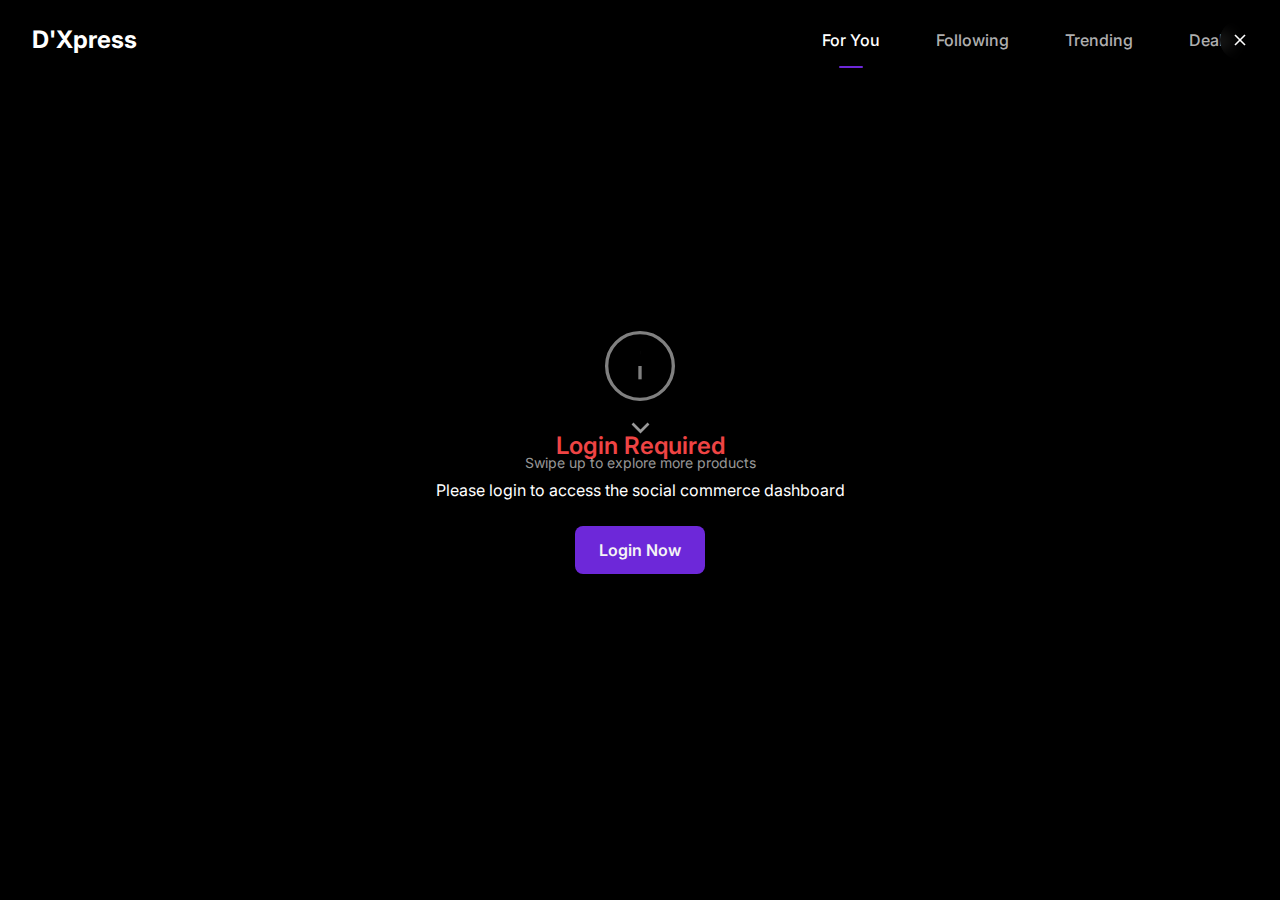
<file: tiktok-dashboard.html>
<!DOCTYPE html>
<html lang="en">
<head>
    <meta charset="UTF-8">
    <meta name="viewport" content="width=device-width, initial-scale=1.0, user-scalable=no">
    <title>TikTok-Style Social Commerce - D'Xpress</title>
    <meta name="description" content="Experience the future of e-commerce with D'Xpress TikTok-style social commerce dashboard featuring real-time interactions and premium products">
    
    <!-- Fonts -->
    <link rel="preconnect" href="https://fonts.googleapis.com">
    <link rel="preconnect" href="https://fonts.gstatic.com" crossorigin>
    <link href="https://fonts.googleapis.com/css2?family=Inter:wght@400;500;600;700&display=swap" rel="stylesheet">
    
    <!-- Stylesheets -->
    <link rel="stylesheet" href="css/styles.css">
    <link rel="stylesheet" href="css/tiktok-dashboard.css">
    
    <!-- Favicon -->
    <link rel="icon" type="image/svg+xml" href="data:image/svg+xml,%3csvg xmlns='http://www.w3.org/2000/svg' viewBox='0 0 24 24' fill='%236D28D9'%3e%3cpath d='M3 3h8v8H3V3zm10 0h8v8h-8V3zM3 13h8v8H3v-8zm10 0h8v8h-8v-8z'/%3e%3c/svg%3e">
</head>
<body class="tiktok-container">
    <!-- TikTok Feed Container -->
    <div class="tiktok-feed" id="tiktokFeed">
        <!-- Loading State -->
        <div class="tiktok-loading" id="tiktokLoading">
            <div style="text-align: center;">
                <div class="loading-spinner" style="margin-bottom: 16px;"></div>
                <h3>Loading Social Commerce...</h3>
                <p style="opacity: 0.7;">Preparing your personalized feed</p>
            </div>
        </div>
    </div>

    <!-- Top Navigation -->
    <div class="ui-overlay">
        <div class="top-nav">
            <a href="index.html" class="tiktok-logo">D'Xpress</a>
            
            <div class="nav-tabs">
                <a href="#" class="nav-tab active" onclick="switchFeed('forYou')">For You</a>
                <a href="#" class="nav-tab" onclick="switchFeed('following')">Following</a>
                <a href="#" class="nav-tab" onclick="switchFeed('trending')">Trending</a>
                <a href="#" class="nav-tab" onclick="switchFeed('deals')">Deals</a>
            </div>
            
            <button class="close-btn" onclick="closeTikTokDashboard()">
                <svg width="20" height="20" viewBox="0 0 24 24" fill="none" stroke="currentColor" stroke-width="2">
                    <line x1="18" y1="6" x2="6" y2="18"/>
                    <line x1="6" y1="6" x2="18" y2="18"/>
                </svg>
            </button>
        </div>
    </div>

    <!-- Gesture Hint (Mobile) -->
    <div class="gesture-hint" id="gestureHint">
        <div class="gesture-arrow">
            <svg width="32" height="32" viewBox="0 0 24 24" fill="none" stroke="currentColor" stroke-width="2">
                <polyline points="6,9 12,15 18,9"/>
            </svg>
        </div>
        <p style="font-size: 14px;">Swipe up to explore more products</p>
    </div>

    <!-- Scripts -->
    <script src="js/script.js"></script>
    <script src="js/tiktok-dashboard.js"></script>
    <script src="js/auth.js"></script>
    
    <script>
        // TikTok Dashboard Functionality
        let currentFeedType = 'forYou';
        let currentSlideIndex = 0;
        let socialData = {
            likes: JSON.parse(localStorage.getItem('dx_user_likes') || '[]'),
            follows: JSON.parse(localStorage.getItem('dx_user_follows') || '[]'),
            shares: JSON.parse(localStorage.getItem('dx_user_shares') || '[]'),
            comments: JSON.parse(localStorage.getItem('dx_user_comments') || '[]')
        };
        
        let vendorData = [
            {
                id: 1,
                name: "TechHub Store",
                avatar: "https://images.unsplash.com/photo-1472099645785-5658abf4ff4e?w=100&h=100&fit=crop&crop=face",
                followers: 15420,
                isFollowed: false
            },
            {
                id: 2,
                name: "Fashion Forward",
                avatar: "https://images.unsplash.com/photo-1494790108755-2616b612b786?w=100&h=100&fit=crop&crop=face",
                followers: 23750,
                isFollowed: false
            },
            {
                id: 3,
                name: "Home Essentials",
                avatar: "https://images.unsplash.com/photo-1507003211169-0a1dd7228f2d?w=100&h=100&fit=crop&crop=face",
                followers: 8950,
                isFollowed: false
            },
            {
                id: 4,
                name: "Style Accessories",
                avatar: "https://images.unsplash.com/photo-1500648767791-00dcc994a43e?w=100&h=100&fit=crop&crop=face",
                followers: 12180,
                isFollowed: false
            }
        ];

        // Initialize TikTok Dashboard
        document.addEventListener('DOMContentLoaded', function() {
            // Check authentication
            if (!isLoggedIn()) {
                showLoginPrompt();
                return;
            }

            initializeTikTokFeed();
            setupMobileGestures();
            trackEvent('tiktok_dashboard_opened', {
                user: currentUser.email,
                timestamp: new Date().toISOString()
            });
        });

        // Show login prompt for unauthenticated users
        function showLoginPrompt() {
            const container = document.getElementById('tiktokFeed');
            container.innerHTML = `
                <div class="tiktok-error">
                    <svg width="80" height="80" viewBox="0 0 24 24" fill="none" stroke="currentColor" stroke-width="1" style="margin-bottom: 24px; opacity: 0.5;">
                        <circle cx="12" cy="12" r="10"/>
                        <line x1="12" y1="16" x2="12" y2="12"/>
                        <line x1="12" y1="8" x2="12.01" y2="8"/>
                    </svg>
                    <h3>Login Required</h3>
                    <p style="margin-bottom: 24px;">Please login to access the social commerce dashboard</p>
                    <a href="login.html" class="btn btn-primary">Login Now</a>
                </div>
            `;
        }

        // Initialize TikTok feed
        async function initializeTikTokFeed() {
            const container = document.getElementById('tiktokFeed');
            const loading = document.getElementById('tiktokLoading');
            
            try {
                // Get products for current feed
                const products = await getFeedProducts(currentFeedType);
                
                // Hide loading
                loading.style.display = 'none';
                
                // Create slides
                container.innerHTML = '';
                products.forEach((product, index) => {
                    const slide = createProductSlide(product, index);
                    container.appendChild(slide);
                });
                
                // Setup feed controls
                setupFeedControls(products.length);
                
                // Start at first slide
                currentSlideIndex = 0;
                updateSlidePosition();
                
            } catch (error) {
                console.error('Error initializing feed:', error);
                showFeedError();
            }
        }

        // Get products for different feed types
        async function getFeedProducts(feedType) {
            let products = [];
            
            switch (feedType) {
                case 'forYou':
                    products = getProducts().sort(() => Math.random() - 0.5);
                    break;
                case 'following':
                    // Simulate following-based recommendations
                    products = getProducts().slice(0, 6);
                    break;
                case 'trending':
                    products = getProducts()
                        .sort((a, b) => (b.rating * b.reviews) - (a.rating * a.reviews))
                        .slice(0, 8);
                    break;
                case 'deals':
                    products = getProducts()
                        .filter(p => p.price < 300)
                        .sort((a, b) => a.price - b.price);
                    break;
                default:
                    products = getProducts();
            }
            
            return products;
        }

        // Create individual product slide
        function createProductSlide(product, index) {
            const slide = document.createElement('div');
            slide.className = 'tiktok-slide slide-transition';
            slide.dataset.productId = product.id;
            
            const vendor = vendorData[index % vendorData.length];
            const isLiked = socialData.likes.includes(product.id);
            const isFollowed = socialData.follows.includes(vendor.id);
            const isShared = socialData.shares.includes(product.id);
            const shareCount = Math.floor(Math.random() * 500) + 50;
            const commentCount = Math.floor(Math.random() * 100) + 10;
            
            slide.innerHTML = `
                <!-- Product Media -->
                <div class="product-media">
                    <img src="${product.image}" alt="${product.name}" class="product-image-carousel" loading="lazy">
                    
                    <!-- Video Overlay -->
                    <div class="video-overlay" onclick="toggleVideoPlayback(this)">
                        <div class="play-button">
                            <svg viewBox="0 0 24 24">
                                <path d="M8 5v14l11-7z"/>
                            </svg>
                        </div>
                    </div>
                </div>
                
                <!-- Bottom Product Info -->
                <div class="bottom-info">
                    <div class="product-details">
                        <div class="product-category">${product.category}</div>
                        <h3 class="product-title">${product.name}</h3>
                        <p class="product-description">${product.description}</p>
                        
                        <div class="product-features">
                            ${product.features.slice(0, 3).map(feature => `
                                <span class="feature-tag">${feature}</span>
                            `).join('')}
                        </div>
                        
                        <div class="product-price">${formatCurrency(product.price)}</div>
                        
                        <div class="product-stats">
                            <div class="stat-item">
                                <svg class="stat-icon" viewBox="0 0 24 24" fill="none" stroke="currentColor" stroke-width="2">
                                    <polygon points="12,2 15.09,8.26 22,9.27 17,14.14 18.18,21.02 12,17.77 5.82,21.02 7,14.14 2,9.27 8.91,8.26"/>
                                </svg>
                                <span>${product.rating}</span>
                            </div>
                            <div class="stat-item">
                                <svg class="stat-icon" viewBox="0 0 24 24" fill="none" stroke="currentColor" stroke-width="2">
                                    <path d="M20.84 4.61a5.5 5.5 0 0 0-7.78 0L12 5.67l-1.06-1.06a5.5 5.5 0 0 0-7.78 7.78l1.06 1.06L12 21.23l7.78-7.78 1.06-1.06a5.5 5.5 0 0 0 0-7.78z"/>
                                </svg>
                                <span>${Math.floor(Math.random() * 1000) + 100}</span>
                            </div>
                            <div class="stat-item">
                                <svg class="stat-icon" viewBox="0 0 24 24" fill="none" stroke="currentColor" stroke-width="2">
                                    <polyline points="23,4 23,10 17,10"/>
                                    <polyline points="1,20 1,14 7,14"/>
                                    <path d="M3.51 9a9 9 0 0 1 14.85-3.36L23 10M1 14l4.64 4.36A9 9 0 0 0 20.49 15"/>
                                </svg>
                                <span>${shareCount}</span>
                            </div>
                        </div>
                    </div>
                    
                    <div class="action-buttons">
                        <button class="btn-action btn-primary-action" onclick="addToCartFromTikTok(${product.id})">
                            <svg width="20" height="20" viewBox="0 0 24 24" fill="none" stroke="currentColor" stroke-width="2">
                                <circle cx="9" cy="21" r="1"/>
                                <circle cx="20" cy="21" r="1"/>
                                <path d="M1 1h4l2.68 13.39a2 2 0 0 0 2 1.61h9.72a2 2 0 0 0 2-1.61L23 6H6"/>
                            </svg>
                            Add to Cart
                        </button>
                        <button class="btn-action btn-secondary-action" onclick="viewProductDetails(${product.id})">
                            View Details
                        </button>
                    </div>
                </div>
                
                <!-- Right Rail Interactions -->
                <div class="right-rail">
                    <div class="rail-item">
                        <button class="rail-button ${isLiked ? 'liked' : ''}" onclick="toggleLike(${product.id}, this)">
                            <svg viewBox="0 0 24 24">
                                <path d="M20.84 4.61a5.5 5.5 0 0 0-7.78 0L12 5.67l-1.06-1.06a5.5 5.5 0 0 0-7.78 7.78l1.06 1.06L12 21.23l7.78-7.78 1.06-1.06a5.5 5.5 0 0 0 0-7.78z"/>
                            </svg>
                        </button>
                        <span class="rail-count">${isLiked ? Math.floor(Math.random() * 100) + 1 : Math.floor(Math.random() * 50)}</span>
                    </div>
                    
                    <div class="rail-item">
                        <button class="rail-button" onclick="showComments(${product.id})">
                            <svg viewBox="0 0 24 24" fill="none" stroke="currentColor" stroke-width="2">
                                <path d="M21 15a2 2 0 0 1-2 2H7l-4 4V5a2 2 0 0 1 2-2h14a2 2 0 0 1 2 2z"/>
                            </svg>
                        </button>
                        <span class="rail-count">${commentCount}</span>
                    </div>
                    
                    <div class="rail-item">
                        <button class="rail-button ${isShared ? 'shared' : ''}" onclick="shareProduct(${product.id}, this)">
                            <svg viewBox="0 0 24 24" fill="none" stroke="currentColor" stroke-width="2">
                                <circle cx="18" cy="5" r="3"/>
                                <circle cx="6" cy="12" r="3"/>
                                <circle cx="18" cy="19" r="3"/>
                                <line x1="8.59" y1="13.51" x2="15.42" y2="17.49"/>
                                <line x1="15.41" y1="6.51" x2="8.59" y2="10.49"/>
                            </svg>
                        </button>
                        <span class="rail-count">${shareCount}</span>
                    </div>
                    
                    <div class="rail-item">
                        <button class="rail-button ${isFollowed ? 'followed' : ''}" onclick="followVendor(${vendor.id}, this)">
                            <svg viewBox="0 0 24 24" fill="none" stroke="currentColor" stroke-width="2">
                                <path d="M16 21v-2a4 4 0 0 0-4-4H5a4 4 0 0 0-4 4v2"/>
                                <circle cx="8.5" cy="7" r="4"/>
                                <path d="M20 8v6"/>
                                <path d="M23 11l-3 3-3-3"/>
                            </svg>
                        </button>
                        <span class="rail-count">${vendor.followers.toLocaleString()}</span>
                    </div>
                    
                    <div class="vendor-info">
                        <img src="${vendor.avatar}" alt="${vendor.name}" class="vendor-avatar" loading="lazy">
                        <div class="vendor-name">${vendor.name}</div>
                    </div>
                </div>
            `;
            
            return slide;
        }

        // Setup feed controls (dots indicator)
        function setupFeedControls(totalSlides) {
            const controlsContainer = document.createElement('div');
            controlsContainer.className = 'feed-controls';
            controlsContainer.id = 'feedControls';
            
            for (let i = 0; i < totalSlides; i++) {
                const indicator = document.createElement('div');
                indicator.className = `indicator ${i === 0 ? 'active' : ''}`;
                indicator.onclick = () => goToSlide(i);
                controlsContainer.appendChild(indicator);
            }
            
            document.querySelector('.ui-overlay').appendChild(controlsContainer);
        }

        // Update slide position
        function updateSlidePosition() {
            const slides = document.querySelectorAll('.tiktok-slide');
            const feed = document.getElementById('tiktokFeed');
            
            if (slides[currentSlideIndex]) {
                slides[currentSlideIndex].scrollIntoView({ behavior: 'smooth' });
                updateIndicators();
            }
        }

        // Update indicators
        function updateIndicators() {
            const indicators = document.querySelectorAll('.indicator');
            indicators.forEach((indicator, index) => {
                indicator.classList.toggle('active', index === currentSlideIndex);
            });
        }

        // Go to specific slide
        function goToSlide(index) {
            currentSlideIndex = index;
            updateSlidePosition();
            trackSlideView();
        }

        // Setup mobile gestures
        function setupMobileGestures() {
            const feed = document.getElementById('tiktokFeed');
            let startY = 0;
            let startTime = 0;
            
            feed.addEventListener('touchstart', function(e) {
                startY = e.touches[0].clientY;
                startTime = Date.now();
            });
            
            feed.addEventListener('touchend', function(e) {
                const endY = e.changedTouches[0].clientY;
                const endTime = Date.now();
                const deltaY = startY - endY;
                const deltaTime = endTime - startTime;
                
                // Only process quick swipes
                if (deltaTime < 300) {
                    if (deltaY > 50) {
                        // Swipe up - next slide
                        nextSlide();
                    } else if (deltaY < -50) {
                        // Swipe down - previous slide
                        prevSlide();
                    }
                }
            });
        }

        // Navigate slides
        function nextSlide() {
            const slides = document.querySelectorAll('.tiktok-slide');
            if (currentSlideIndex < slides.length - 1) {
                currentSlideIndex++;
                updateSlidePosition();
                trackSlideView();
            }
        }

        function prevSlide() {
            if (currentSlideIndex > 0) {
                currentSlideIndex--;
                updateSlidePosition();
                trackSlideView();
            }
        }

        // Social interaction functions
        function toggleLike(productId, button) {
            const isLiked = socialData.likes.includes(productId);
            
            if (isLiked) {
                socialData.likes = socialData.likes.filter(id => id !== productId);
                button.classList.remove('liked');
            } else {
                socialData.likes.push(productId);
                button.classList.add('liked');
                
                // Like animation
                button.style.animation = 'likeAnimation 0.6s ease-out';
                setTimeout(() => {
                    button.style.animation = '';
                }, 600);
            }
            
            // Save to localStorage
            localStorage.setItem('dx_user_likes', JSON.stringify(socialData.likes));
            
            // Track interaction
            trackEvent('product_liked', {
                productId: productId,
                liked: !isLiked,
                user: currentUser.email
            });
            
            showNotification(isLiked ? 'Removed from favorites' : 'Added to favorites', 'info');
        }

        function followVendor(vendorId, button) {
            const vendor = vendorData.find(v => v.id === vendorId);
            const isFollowed = socialData.follows.includes(vendorId);
            
            if (isFollowed) {
                socialData.follows = socialData.follows.filter(id => id !== vendorId);
                vendor.isFollowed = false;
                button.classList.remove('followed');
            } else {
                socialData.follows.push(vendorId);
                vendor.isFollowed = true;
                button.classList.add('followed');
                
                // Follow animation
                button.style.animation = 'followAnimation 0.6s ease-out';
                setTimeout(() => {
                    button.style.animation = '';
                }, 600);
            }
            
            // Save to localStorage
            localStorage.setItem('dx_user_follows', JSON.stringify(socialData.follows));
            
            // Track interaction
            trackEvent('vendor_followed', {
                vendorId: vendorId,
                vendorName: vendor.name,
                followed: !isFollowed,
                user: currentUser.email
            });
            
            showNotification(isFollowed ? `Unfollowed ${vendor.name}` : `Following ${vendor.name}`, 'info');
        }

        function shareProduct(productId, button) {
            const product = getProductById(productId);
            
            if (navigator.share) {
                navigator.share({
                    title: `Check out ${product.name} on D'Xpress`,
                    text: product.description,
                    url: window.location.href
                });
            } else {
                // Fallback - copy to clipboard
                const shareText = `Check out ${product.name} on D'Xpress: ${formatCurrency(product.price)} - ${product.description}`;
                navigator.clipboard.writeText(shareText);
                showNotification('Product link copied to clipboard!', 'success');
            }
            
            // Update share count
            if (!socialData.shares.includes(productId)) {
                socialData.shares.push(productId);
                localStorage.setItem('dx_user_shares', JSON.stringify(socialData.shares));
            }
            
            // Track interaction
            trackEvent('product_shared', {
                productId: productId,
                user: currentUser.email
            });
        }

        function showComments(productId) {
            showNotification('Comments feature coming soon!', 'info');
            
            trackEvent('comments_viewed', {
                productId: productId,
                user: currentUser.email
            });
        }

        // Product actions
        function addToCartFromTikTok(productId) {
            addToCart(productId);
            
            // Haptic feedback for mobile
            if (navigator.vibrate) {
                navigator.vibrate(100);
            }
        }

        function viewProductDetails(productId) {
            window.location.href = `product.html?id=${productId}`;
        }

        // Feed switching
        function switchFeed(feedType) {
            if (currentFeedType === feedType) return;
            
            currentFeedType = feedType;
            
            // Update active tab
            document.querySelectorAll('.nav-tab').forEach(tab => {
                tab.classList.remove('active');
            });
            event.target.classList.add('active');
            
            // Reload feed
            initializeTikTokFeed();
            
            // Track feed switch
            trackEvent('feed_switched', {
                from: currentFeedType,
                to: feedType,
                user: currentUser.email
            });
        }

        // Video playback
        function toggleVideoPlayback(button) {
            const videoOverlay = button.parentElement;
            const mediaContainer = videoOverlay.parentElement;
            
            // This would typically handle video playback
            // For demo purposes, we'll just hide the overlay
            videoOverlay.style.display = 'none';
            
            trackEvent('video_playback_started', {
                user: currentUser.email
            });
        }

        // Close dashboard
        function closeTikTokDashboard() {
            // Track session
            trackEvent('tiktok_dashboard_closed', {
                duration: Date.now() - (window.tiktokStartTime || Date.now()),
                user: currentUser.email
            });
            
            window.location.href = 'index.html';
        }

        // Track slide views
        function trackSlideView() {
            const slide = document.querySelectorAll('.tiktok-slide')[currentSlideIndex];
            if (slide) {
                const productId = slide.dataset.productId;
                trackEvent('slide_viewed', {
                    productId: productId,
                    slideIndex: currentSlideIndex,
                    user: currentUser.email
                });
            }
        }

        // Show feed error
        function showFeedError() {
            const container = document.getElementById('tiktokFeed');
            const loading = document.getElementById('tiktokLoading');
            
            loading.style.display = 'none';
            container.innerHTML = `
                <div class="tiktok-error">
                    <svg width="80" height="80" viewBox="0 0 24 24" fill="none" stroke="currentColor" stroke-width="1" style="margin-bottom: 24px;">
                        <circle cx="12" cy="12" r="10"/>
                        <line x1="15" y1="9" x2="9" y2="15"/>
                        <line x1="9" y1="9" x2="15" y2="15"/>
                    </svg>
                    <h3>Unable to Load Feed</h3>
                    <p style="margin-bottom: 24px;">Something went wrong loading your social commerce feed</p>
                    <button class="btn btn-primary" onclick="initializeTikTokFeed()">Try Again</button>
                </div>
            `;
        }

        // Keyboard navigation
        document.addEventListener('keydown', function(e) {
            switch(e.key) {
                case 'ArrowUp':
                    e.preventDefault();
                    prevSlide();
                    break;
                case 'ArrowDown':
                    e.preventDefault();
                    nextSlide();
                    break;
                case 'Escape':
                    e.preventDefault();
                    closeTikTokDashboard();
                    break;
            }
        });

        // Track session start
        window.tiktokStartTime = Date.now();

        // Auto-hide gesture hint
        setTimeout(() => {
            const hint = document.getElementById('gestureHint');
            if (hint) {
                hint.style.opacity = '0';
                hint.style.transition = 'opacity 1s ease-out';
                setTimeout(() => hint.remove(), 1000);
            }
        }, 5000);

        console.log('🚀 TikTok-Style Social Commerce Dashboard initialized!');
        console.log('📱 Swipe gestures enabled');
        console.log('❤️  Social interactions ready');
        console.log('💱 Philippine Peso products');
    </script>
</body>
</html>
</file>
<file: css/tiktok-dashboard.css>
/**
 * TikTok-Style Social Commerce Dashboard
 * Author: MiniMax Agent
 * 
 * Revolutionary social commerce interface with:
 * - Full-screen vertical scrolling
 * - Social interactions (like, share, follow)
 * - Mobile-first gestures
 * - Dark theme optimized
 * - Real-time feed updates
 */

/* ========================================
   TIKTOK DASHBOARD CONTAINER
======================================== */

.tiktok-container {
    position: fixed;
    top: 0;
    left: 0;
    width: 100vw;
    height: 100vh;
    background-color: #000000;
    overflow: hidden;
    z-index: 1000;
}

/* ========================================
   FEED STRUCTURE
======================================== */

.tiktok-feed {
    position: relative;
    width: 100%;
    height: 100%;
    overflow-y: auto;
    scroll-snap-type: y mandatory;
    scroll-behavior: smooth;
    -webkit-overflow-scrolling: touch;
}

.tiktok-slide {
    position: relative;
    width: 100%;
    height: 100vh;
    scroll-snap-align: start;
    display: flex;
    flex-direction: column;
    background: linear-gradient(45deg, #000000, #111111);
    overflow: hidden;
}

.tiktok-slide::before {
    content: '';
    position: absolute;
    top: 0;
    left: 0;
    right: 0;
    bottom: 0;
    background: 
        radial-gradient(circle at 20% 80%, rgba(109, 40, 217, 0.3) 0%, transparent 50%),
        radial-gradient(circle at 80% 20%, rgba(139, 92, 246, 0.3) 0%, transparent 50%),
        radial-gradient(circle at 40% 40%, rgba(109, 40, 217, 0.2) 0%, transparent 50%);
    z-index: 1;
}

/* ========================================
   PRODUCT MEDIA SECTION
======================================== */

.product-media {
    position: relative;
    flex: 1;
    display: flex;
    align-items: center;
    justify-content: center;
    overflow: hidden;
}

.product-video,
.product-image-carousel {
    position: absolute;
    top: 0;
    left: 0;
    width: 100%;
    height: 100%;
    object-fit: cover;
    z-index: 2;
}

.product-image-carousel {
    display: flex;
    transition: transform var(--transition-slow);
}

.carousel-image {
    min-width: 100%;
    height: 100%;
    object-fit: cover;
}

/* Video overlay for play button */
.video-overlay {
    position: absolute;
    top: 50%;
    left: 50%;
    transform: translate(-50%, -50%);
    z-index: 3;
    display: flex;
    align-items: center;
    justify-content: center;
}

.play-button {
    width: 80px;
    height: 80px;
    background-color: rgba(109, 40, 217, 0.8);
    border-radius: 50%;
    display: flex;
    align-items: center;
    justify-content: center;
    cursor: pointer;
    transition: all var(--transition-normal);
    backdrop-filter: blur(8px);
}

.play-button:hover {
    background-color: var(--primary-500);
    transform: scale(1.1);
}

.play-button svg {
    width: 32px;
    height: 32px;
    fill: white;
    margin-left: 4px;
}

/* ========================================
   UI OVERLAY
======================================== */

.ui-overlay {
    position: absolute;
    top: 0;
    left: 0;
    right: 0;
    bottom: 0;
    z-index: 4;
    pointer-events: none;
}

/* Top Navigation */
.top-nav {
    position: absolute;
    top: 0;
    left: 0;
    right: 0;
    height: 80px;
    display: flex;
    align-items: center;
    justify-content: space-between;
    padding: 0 var(--space-xl);
    background: linear-gradient(180deg, rgba(0,0,0,0.8) 0%, transparent 100%);
    pointer-events: auto;
}

.tiktok-logo {
    font-size: 24px;
    font-weight: 700;
    color: white;
    text-decoration: none;
}

.nav-tabs {
    display: flex;
    gap: var(--space-lg);
}

.nav-tab {
    color: rgba(255, 255, 255, 0.7);
    text-decoration: none;
    font-weight: 500;
    padding: var(--space-sm) var(--space-md);
    border-radius: var(--border-radius-sm);
    transition: all var(--transition-fast);
    position: relative;
}

.nav-tab.active,
.nav-tab:hover {
    color: white;
}

.nav-tab.active::after {
    content: '';
    position: absolute;
    bottom: -8px;
    left: 50%;
    transform: translateX(-50%);
    width: 24px;
    height: 2px;
    background-color: var(--primary-500);
    border-radius: 1px;
}

/* Close button */
.close-btn {
    position: absolute;
    top: 20px;
    right: 20px;
    width: 40px;
    height: 40px;
    background-color: rgba(0, 0, 0, 0.5);
    border: none;
    border-radius: 50%;
    color: white;
    cursor: pointer;
    display: flex;
    align-items: center;
    justify-content: center;
    transition: all var(--transition-fast);
    pointer-events: auto;
    backdrop-filter: blur(8px);
}

.close-btn:hover {
    background-color: rgba(0, 0, 0, 0.8);
    transform: scale(1.1);
}

/* ========================================
   BOTTOM PRODUCT INFO
======================================== */

.bottom-info {
    position: absolute;
    bottom: 0;
    left: 0;
    right: 0;
    height: 35%;
    background: linear-gradient(180deg, transparent 0%, rgba(0,0,0,0.8) 30%, rgba(0,0,0,0.9) 100%);
    display: flex;
    flex-direction: column;
    justify-content: flex-end;
    padding: var(--space-2xl);
    pointer-events: auto;
}

.product-details {
    margin-bottom: var(--space-lg);
}

.product-title {
    color: white;
    font-size: 24px;
    font-weight: 700;
    margin-bottom: var(--space-sm);
    line-height: 1.2;
}

.product-category {
    color: var(--primary-500);
    font-size: 14px;
    font-weight: 500;
    text-transform: uppercase;
    letter-spacing: 0.5px;
    margin-bottom: var(--space-sm);
}

.product-description {
    color: rgba(255, 255, 255, 0.8);
    font-size: 16px;
    line-height: 1.4;
    margin-bottom: var(--space-md);
}

.product-features {
    display: flex;
    flex-wrap: wrap;
    gap: var(--space-sm);
    margin-bottom: var(--space-lg);
}

.feature-tag {
    background-color: rgba(109, 40, 217, 0.3);
    color: var(--primary-100);
    padding: 4px var(--space-sm);
    border-radius: 4px;
    font-size: 12px;
    font-weight: 500;
}

.product-price {
    color: var(--primary-500);
    font-size: 28px;
    font-weight: 700;
    margin-bottom: var(--space-lg);
}

.product-stats {
    display: flex;
    gap: var(--space-lg);
    margin-bottom: var(--space-lg);
}

.stat-item {
    display: flex;
    align-items: center;
    gap: var(--space-sm);
    color: rgba(255, 255, 255, 0.7);
    font-size: 14px;
}

.stat-icon {
    width: 16px;
    height: 16px;
}

.action-buttons {
    display: flex;
    gap: var(--space-md);
}

.btn-action {
    flex: 1;
    height: 48px;
    border: none;
    border-radius: var(--border-radius-sm);
    font-size: 16px;
    font-weight: 600;
    cursor: pointer;
    transition: all var(--transition-fast);
    display: flex;
    align-items: center;
    justify-content: center;
    gap: var(--space-sm);
}

.btn-primary-action {
    background-color: var(--primary-500);
    color: white;
}

.btn-primary-action:hover {
    background-color: var(--primary-700);
    transform: translateY(-2px);
}

.btn-secondary-action {
    background-color: rgba(255, 255, 255, 0.1);
    color: white;
    border: 1px solid rgba(255, 255, 255, 0.2);
}

.btn-secondary-action:hover {
    background-color: rgba(255, 255, 255, 0.2);
}

/* ========================================
   RIGHT RAIL INTERACTIONS
======================================== */

.right-rail {
    position: absolute;
    right: var(--space-xl);
    top: 50%;
    transform: translateY(-50%);
    display: flex;
    flex-direction: column;
    gap: var(--space-lg);
    z-index: 5;
    pointer-events: auto;
}

.rail-item {
    display: flex;
    flex-direction: column;
    align-items: center;
    gap: var(--space-sm);
}

.rail-button {
    width: 56px;
    height: 56px;
    border: none;
    border-radius: 50%;
    background-color: rgba(0, 0, 0, 0.3);
    backdrop-filter: blur(8px);
    display: flex;
    align-items: center;
    justify-content: center;
    cursor: pointer;
    transition: all var(--transition-fast);
    position: relative;
    overflow: hidden;
}

.rail-button:hover {
    transform: scale(1.1);
    background-color: rgba(109, 40, 217, 0.8);
}

.rail-button svg {
    width: 24px;
    height: 24px;
    fill: white;
}

.rail-button.liked {
    background-color: var(--error-500);
    animation: likeAnimation 0.6s ease-out;
}

.rail-button.followed {
    background-color: var(--success-500);
}

.rail-count {
    color: white;
    font-size: 14px;
    font-weight: 500;
    text-align: center;
}

.vendor-info {
    display: flex;
    flex-direction: column;
    align-items: center;
    gap: var(--space-sm);
    margin-top: var(--space-lg);
}

.vendor-avatar {
    width: 48px;
    height: 48px;
    border-radius: 50%;
    border: 2px solid rgba(255, 255, 255, 0.3);
    overflow: hidden;
}

.vendor-name {
    color: white;
    font-size: 14px;
    font-weight: 500;
    text-align: center;
    max-width: 80px;
    word-wrap: break-word;
}

/* ========================================
   ANIMATIONS
======================================== */

@keyframes likeAnimation {
    0% { transform: scale(1); }
    50% { transform: scale(1.3); background-color: var(--error-500); }
    100% { transform: scale(1); }
}

@keyframes followAnimation {
    0% { transform: scale(1); }
    50% { transform: scale(1.1); }
    100% { transform: scale(1); }
}

.slide-transition {
    animation: slideInUp 0.5s ease-out;
}

@keyframes slideInUp {
    from {
        opacity: 0;
        transform: translateY(20px);
    }
    to {
        opacity: 1;
        transform: translateY(0);
    }
}

.slide-exit {
    animation: slideOutDown 0.3s ease-in;
}

@keyframes slideOutDown {
    from {
        opacity: 1;
        transform: translateY(0);
    }
    to {
        opacity: 0;
        transform: translateY(20px);
    }
}

/* ========================================
   FEED CONTROLS
======================================== */

.feed-controls {
    position: absolute;
    bottom: 20px;
    left: 50%;
    transform: translateX(-50%);
    display: flex;
    gap: var(--space-sm);
    z-index: 6;
    pointer-events: auto;
}

.indicator {
    width: 8px;
    height: 8px;
    border-radius: 50%;
    background-color: rgba(255, 255, 255, 0.3);
    cursor: pointer;
    transition: all var(--transition-fast);
}

.indicator.active {
    background-color: var(--primary-500);
    transform: scale(1.2);
}

.indicator:hover {
    background-color: rgba(255, 255, 255, 0.6);
}

/* ========================================
   MOBILE GESTURES
======================================== */

.gesture-hint {
    position: absolute;
    top: 50%;
    left: 50%;
    transform: translate(-50%, -50%);
    z-index: 7;
    text-align: center;
    color: rgba(255, 255, 255, 0.6);
    pointer-events: none;
}

.gesture-arrow {
    width: 32px;
    height: 32px;
    margin: 0 auto var(--space-sm);
    animation: bounceArrow 2s infinite;
}

@keyframes bounceArrow {
    0%, 20%, 50%, 80%, 100% {
        transform: translateY(0);
    }
    40% {
        transform: translateY(-10px);
    }
    60% {
        transform: translateY(-5px);
    }
}

/* ========================================
   LOADING & ERROR STATES
======================================== */

.tiktok-loading {
    display: flex;
    align-items: center;
    justify-content: center;
    height: 100vh;
    background-color: #000000;
    color: white;
}

.loading-spinner {
    width: 40px;
    height: 40px;
    border: 2px solid rgba(255, 255, 255, 0.3);
    border-top: 2px solid var(--primary-500);
    border-radius: 50%;
    animation: spin 1s linear infinite;
}

.tiktok-error {
    display: flex;
    flex-direction: column;
    align-items: center;
    justify-content: center;
    height: 100vh;
    background-color: #000000;
    color: white;
    text-align: center;
    padding: var(--space-xl);
}

.tiktok-error h3 {
    margin-bottom: var(--space-md);
    color: var(--error-500);
}

/* ========================================
   RESPONSIVE DESIGN
======================================== */

@media (max-width: 768px) {
    .tiktok-container {
        position: fixed;
        top: 0;
        left: 0;
        width: 100vw;
        height: 100vh;
    }
    
    .top-nav {
        height: 60px;
        padding: 0 var(--space-md);
    }
    
    .tiktok-logo {
        font-size: 20px;
    }
    
    .nav-tabs {
        gap: var(--space-md);
    }
    
    .nav-tab {
        font-size: 14px;
        padding: var(--space-xs) var(--space-sm);
    }
    
    .bottom-info {
        height: 40%;
        padding: var(--space-lg);
    }
    
    .product-title {
        font-size: 20px;
    }
    
    .product-price {
        font-size: 24px;
    }
    
    .action-buttons {
        flex-direction: column;
        gap: var(--space-sm);
    }
    
    .btn-action {
        height: 44px;
        font-size: 14px;
    }
    
    .right-rail {
        right: var(--space-md);
        gap: var(--space-md);
    }
    
    .rail-button {
        width: 48px;
        height: 48px;
    }
    
    .rail-button svg {
        width: 20px;
        height: 20px;
    }
    
    .vendor-avatar {
        width: 40px;
        height: 40px;
    }
    
    .vendor-name {
        font-size: 12px;
        max-width: 60px;
    }
}

@media (max-width: 480px) {
    .top-nav {
        padding: 0 var(--space-sm);
    }
    
    .close-btn {
        top: 16px;
        right: 16px;
        width: 36px;
        height: 36px;
    }
    
    .bottom-info {
        padding: var(--space-md);
    }
    
    .product-title {
        font-size: 18px;
    }
    
    .product-description {
        font-size: 14px;
        display: -webkit-box;
        -webkit-line-clamp: 2;
        -webkit-box-orient: vertical;
        overflow: hidden;
    }
    
    .product-features {
        gap: var(--space-xs);
    }
    
    .feature-tag {
        font-size: 11px;
        padding: 2px var(--space-xs);
    }
    
    .right-rail {
        right: var(--space-sm);
        gap: var(--space-sm);
    }
    
    .rail-button {
        width: 44px;
        height: 44px;
    }
    
    .rail-button svg {
        width: 18px;
        height: 18px;
    }
    
    .rail-count {
        font-size: 12px;
    }
}

/* ========================================
   ACCESSIBILITY
======================================== */

@media (prefers-reduced-motion: reduce) {
    .tiktok-slide,
    .slide-transition,
    .slide-exit {
        animation: none;
    }
    
    .play-button:hover,
    .rail-button:hover,
    .btn-action:hover {
        transform: none;
    }
    
    .gesture-arrow {
        animation: none;
    }
    
    .loading-spinner {
        animation: none;
    }
}

/* ========================================
   PRINT STYLES
======================================== */

@media print {
    .tiktok-container,
    .tiktok-feed,
    .tiktok-slide {
        display: none;
    }
}
</file>
<file: css/styles.css>
/* ========================================
   D'Xpress E-Commerce Platform
   Modern Real-Time E-Commerce Styles
   Author: MiniMax Agent
======================================== */

/* CSS Reset & Base */
* {
    margin: 0;
    padding: 0;
    box-sizing: border-box;
}

:root {
    /* Color System - Dark Mode First */
    --primary-100: #E0D7FE;
    --primary-500: #6D28D9;
    --primary-700: #4C1D95;
    
    /* Neutral Colors */
    --neutral-950: #000000;
    --neutral-900: #111111;
    --neutral-800: #1E1E1E;
    --neutral-400: #A1A1AA;
    --neutral-200: #E4E4E7;
    --neutral-100: #F4F4F5;
    
    /* Semantic Colors */
    --success-500: #10B981;
    --warning-500: #F59E0B;
    --error-500: #EF4444;
    
    /* Light Mode */
    --light-bg: #F8F9FA;
    --light-surface: #FFFFFF;
    --light-text-primary: #111827;
    --light-text-secondary: #6B7280;
    
    /* Spacing System (4px Grid) */
    --space-xs: 4px;
    --space-sm: 8px;
    --space-md: 16px;
    --space-lg: 24px;
    --space-xl: 32px;
    --space-2xl: 48px;
    --space-3xl: 64px;
    --space-4xl: 96px;
    
    /* Typography */
    --font-family: 'Inter', -apple-system, BlinkMacSystemFont, 'Segoe UI', Roboto, sans-serif;
    
    /* Layout */
    --container-max-width: 1400px;
    --border-radius-sm: 8px;
    --border-radius-md: 12px;
    --border-radius-lg: 24px;
    
    /* Effects */
    --glow-primary: 0 0 12px 0 rgba(109, 40, 217, 0.4);
    --shadow-sm: 0 1px 2px 0 rgba(0, 0, 0, 0.05);
    --shadow-md: 0 4px 6px -1px rgba(0, 0, 0, 0.1);
    --shadow-lg: 0 10px 15px -3px rgba(0, 0, 0, 0.1);
    
    /* Transitions */
    --transition-fast: 200ms cubic-bezier(0.4, 0, 0.2, 1);
    --transition-normal: 250ms cubic-bezier(0.4, 0, 0.2, 1);
    --transition-slow: 350ms cubic-bezier(0.4, 0, 0.2, 1);
}

/* Dark Mode (Default) */
body {
    font-family: var(--font-family);
    background-color: var(--neutral-950);
    color: var(--neutral-200);
    line-height: 1.5;
    -webkit-font-smoothing: antialiased;
    -moz-osx-font-smoothing: grayscale;
    overflow-x: hidden;
}

/* Light Mode Toggle */
body.light-theme {
    background-color: var(--light-bg);
    color: var(--light-text-primary);
}

body.light-theme .card,
body.light-theme .surface {
    background-color: var(--light-surface);
    color: var(--light-text-primary);
}

body.light-theme .text-secondary {
    color: var(--light-text-secondary);
}

/* Container & Layout */
.container {
    max-width: var(--container-max-width);
    margin: 0 auto;
    padding: 0 var(--space-xl);
}

.container-full {
    width: 100%;
    padding: 0 var(--space-xl);
}

.section {
    padding: var(--space-4xl) 0;
}

.section-sm {
    padding: var(--space-2xl) 0;
}

/* Typography System */
h1 {
    font-size: 48px;
    font-weight: 700;
    line-height: 1.2;
    margin-bottom: var(--space-lg);
}

h2 {
    font-size: 36px;
    font-weight: 700;
    line-height: 1.25;
    margin-bottom: var(--space-md);
}

h3 {
    font-size: 24px;
    font-weight: 600;
    line-height: 1.3;
    margin-bottom: var(--space-sm);
}

h4 {
    font-size: 20px;
    font-weight: 600;
    line-height: 1.4;
    margin-bottom: var(--space-sm);
}

h5 {
    font-size: 16px;
    font-weight: 500;
    line-height: 1.4;
    margin-bottom: var(--space-xs);
}

h6 {
    font-size: 14px;
    font-weight: 500;
    line-height: 1.4;
    margin-bottom: var(--space-xs);
}

p {
    font-size: 16px;
    font-weight: 400;
    line-height: 1.5;
    margin-bottom: var(--space-md);
}

.small {
    font-size: 14px;
    font-weight: 400;
    line-height: 1.4;
}

.label {
    font-size: 12px;
    font-weight: 500;
    line-height: 1.2;
}

.text-center {
    text-align: center;
}

.text-left {
    text-align: left;
}

.text-right {
    text-align: right;
}

/* Color Utilities */
.text-primary {
    color: var(--primary-500);
}

.text-success {
    color: var(--success-500);
}

.text-warning {
    color: var(--warning-500);
}

.text-error {
    color: var(--error-500);
}

.text-secondary {
    color: var(--neutral-400);
}

.text-muted {
    color: var(--neutral-400);
}

/* Button System */
.btn {
    display: inline-flex;
    align-items: center;
    justify-content: center;
    height: 48px;
    padding: 0 var(--space-lg);
    font-size: 16px;
    font-weight: 600;
    border: none;
    border-radius: var(--border-radius-sm);
    cursor: pointer;
    transition: all var(--transition-fast);
    text-decoration: none;
    white-space: nowrap;
    gap: var(--space-sm);
}

.btn:disabled {
    opacity: 0.6;
    cursor: not-allowed;
}

.btn-primary {
    background-color: var(--primary-500);
    color: var(--neutral-100);
}

.btn-primary:hover:not(:disabled) {
    background-color: var(--primary-700);
    transform: translateY(-1px);
}

.btn-primary:active {
    transform: scale(0.98);
}

.btn-secondary {
    background-color: var(--neutral-800);
    color: var(--neutral-200);
    border: 1px solid var(--neutral-400);
}

.btn-secondary:hover:not(:disabled) {
    background-color: var(--neutral-900);
    border-color: var(--neutral-200);
}

.btn-success {
    background-color: var(--success-500);
    color: white;
}

.btn-warning {
    background-color: var(--warning-500);
    color: white;
}

.btn-error {
    background-color: var(--error-500);
    color: white;
}

.btn-outline {
    background-color: transparent;
    border: 2px solid var(--primary-500);
    color: var(--primary-500);
}

.btn-outline:hover:not(:disabled) {
    background-color: var(--primary-500);
    color: var(--neutral-100);
}

.btn-ghost {
    background-color: transparent;
    color: var(--neutral-200);
}

.btn-ghost:hover:not(:disabled) {
    background-color: var(--neutral-800);
    color: var(--neutral-100);
}

.btn-sm {
    height: 36px;
    padding: 0 var(--space-md);
    font-size: 14px;
}

.btn-lg {
    height: 56px;
    padding: 0 var(--space-xl);
    font-size: 18px;
}

/* Icon Buttons */
.icon-btn {
    display: inline-flex;
    align-items: center;
    justify-content: center;
    width: 48px;
    height: 48px;
    border: none;
    border-radius: var(--border-radius-sm);
    background-color: var(--neutral-800);
    color: var(--neutral-200);
    cursor: pointer;
    transition: all var(--transition-fast);
}

.icon-btn:hover {
    background-color: var(--neutral-700);
    color: var(--neutral-100);
    transform: translateY(-1px);
}

.icon-btn:active {
    transform: scale(0.95);
}

.icon-btn-primary {
    background-color: var(--primary-500);
    color: var(--neutral-100);
}

.icon-btn-primary:hover {
    background-color: var(--primary-700);
}

.icon-btn-sm {
    width: 36px;
    height: 36px;
}

.icon-btn-lg {
    width: 56px;
    height: 56px;
}

/* Form Elements */
.form-group {
    margin-bottom: var(--space-lg);
}

.form-label {
    display: block;
    font-size: 14px;
    font-weight: 500;
    color: var(--neutral-200);
    margin-bottom: var(--space-sm);
}

.form-input,
.form-select,
.form-textarea {
    width: 100%;
    height: 56px;
    padding: 0 var(--space-md);
    font-size: 16px;
    background-color: var(--neutral-800);
    border: 1px solid transparent;
    border-radius: var(--border-radius-sm);
    color: var(--neutral-200);
    transition: all var(--transition-fast);
}

.form-input:focus,
.form-select:focus,
.form-textarea:focus {
    outline: none;
    border-color: var(--primary-500);
    box-shadow: var(--glow-primary);
}

.form-textarea {
    height: 120px;
    padding: var(--space-md);
    resize: vertical;
}

.form-input::placeholder {
    color: var(--neutral-400);
}

body.light-theme .form-label {
    color: var(--light-text-primary);
}

body.light-theme .form-input,
body.light-theme .form-select,
body.light-theme .form-textarea {
    background-color: var(--light-surface);
    border-color: #E5E7EB;
    color: var(--light-text-primary);
}

body.light-theme .form-input::placeholder {
    color: var(--light-text-secondary);
}

/* Card System */
.card,
.surface {
    background-color: var(--neutral-900);
    border-radius: var(--border-radius-md);
    padding: var(--space-lg);
    border: 1px solid var(--neutral-800);
    transition: all var(--transition-normal);
}

.card:hover {
    border-color: var(--neutral-700);
    transform: translateY(-2px);
}

.card-header {
    margin-bottom: var(--space-lg);
    padding-bottom: var(--space-md);
    border-bottom: 1px solid var(--neutral-800);
}

.card-title {
    font-size: 20px;
    font-weight: 600;
    margin-bottom: var(--space-sm);
}

.card-subtitle {
    font-size: 14px;
    color: var(--neutral-400);
}

.card-footer {
    margin-top: var(--space-lg);
    padding-top: var(--space-md);
    border-top: 1px solid var(--neutral-800);
    display: flex;
    gap: var(--space-sm);
    justify-content: flex-end;
}

/* Grid System */
.grid {
    display: grid;
    gap: var(--space-lg);
}

.grid-cols-1 { grid-template-columns: repeat(1, 1fr); }
.grid-cols-2 { grid-template-columns: repeat(2, 1fr); }
.grid-cols-3 { grid-template-columns: repeat(3, 1fr); }
.grid-cols-4 { grid-template-columns: repeat(4, 1fr); }
.grid-cols-5 { grid-template-columns: repeat(5, 1fr); }
.grid-cols-6 { grid-template-columns: repeat(6, 1fr); }

/* Flexbox Utilities */
.flex {
    display: flex;
}

.flex-col {
    flex-direction: column;
}

.flex-row {
    flex-direction: row;
}

.items-center {
    align-items: center;
}

.items-start {
    align-items: flex-start;
}

.items-end {
    align-items: flex-end;
}

.justify-center {
    justify-content: center;
}

.justify-between {
    justify-content: space-between;
}

.justify-around {
    justify-content: space-around;
}

.justify-start {
    justify-content: flex-start;
}

.justify-end {
    justify-content: flex-end;
}

.gap-1 { gap: var(--space-xs); }
.gap-2 { gap: var(--space-sm); }
.gap-3 { gap: var(--space-md); }
.gap-4 { gap: var(--space-lg); }

/* Spacing Utilities */
.m-0 { margin: 0; }
.m-1 { margin: var(--space-xs); }
.m-2 { margin: var(--space-sm); }
.m-3 { margin: var(--space-md); }
.m-4 { margin: var(--space-lg); }

.mt-0 { margin-top: 0; }
.mt-1 { margin-top: var(--space-xs); }
.mt-2 { margin-top: var(--space-sm); }
.mt-3 { margin-top: var(--space-md); }
.mt-4 { margin-top: var(--space-lg); }

.mb-0 { margin-bottom: 0; }
.mb-1 { margin-bottom: var(--space-xs); }
.mb-2 { margin-bottom: var(--space-sm); }
.mb-3 { margin-bottom: var(--space-md); }
.mb-4 { margin-bottom: var(--space-lg); }

.p-0 { padding: 0; }
.p-1 { padding: var(--space-xs); }
.p-2 { padding: var(--space-sm); }
.p-3 { padding: var(--space-md); }
.p-4 { padding: var(--space-lg); }

/* Header & Navigation */
.header {
    background-color: var(--neutral-950);
    border-bottom: 1px solid var(--neutral-800);
    position: sticky;
    top: 0;
    z-index: 100;
    backdrop-filter: blur(8px);
}

.header-content {
    display: flex;
    align-items: center;
    justify-content: space-between;
    height: 80px;
}

.logo {
    font-size: 28px;
    font-weight: 700;
    color: var(--primary-500);
    text-decoration: none;
}

.nav {
    display: flex;
    align-items: center;
    gap: var(--space-xl);
}

.nav-link {
    color: var(--neutral-200);
    text-decoration: none;
    font-weight: 500;
    transition: color var(--transition-fast);
    position: relative;
}

.nav-link:hover,
.nav-link.active {
    color: var(--primary-500);
}

.nav-link.active::after {
    content: '';
    position: absolute;
    bottom: -8px;
    left: 0;
    width: 100%;
    height: 2px;
    background-color: var(--primary-500);
    border-radius: 1px;
}

.header-actions {
    display: flex;
    align-items: center;
    gap: var(--space-md);
}

/* Mobile Menu */
.mobile-menu-btn {
    display: none;
}

.mobile-menu {
    display: none;
    position: fixed;
    top: 0;
    left: 0;
    width: 100%;
    height: 100%;
    background-color: var(--neutral-950);
    z-index: 200;
    padding: var(--space-4xl) var(--space-xl);
}

.mobile-menu.open {
    display: flex;
    flex-direction: column;
}

/* Product Grid & Cards */
.product-grid {
    display: grid;
    grid-template-columns: repeat(auto-fill, minmax(280px, 1fr));
    gap: var(--space-xl);
    margin-top: var(--space-2xl);
}

.product-card {
    background-color: var(--neutral-900);
    border-radius: var(--border-radius-md);
    overflow: hidden;
    border: 1px solid var(--neutral-800);
    transition: all var(--transition-normal);
    cursor: pointer;
}

.product-card:hover {
    transform: translateY(-4px);
    border-color: var(--primary-500);
    box-shadow: 0 8px 25px rgba(0, 0, 0, 0.3);
}

.product-image {
    width: 100%;
    height: 240px;
    object-fit: cover;
    background-color: var(--neutral-800);
}

.product-info {
    padding: var(--space-lg);
}

.product-category {
    font-size: 12px;
    font-weight: 500;
    color: var(--primary-500);
    text-transform: uppercase;
    letter-spacing: 0.5px;
    margin-bottom: var(--space-xs);
}

.product-name {
    font-size: 18px;
    font-weight: 600;
    color: var(--neutral-200);
    margin-bottom: var(--space-sm);
    line-height: 1.3;
}

.product-price {
    font-size: 20px;
    font-weight: 700;
    color: var(--primary-500);
    margin-bottom: var(--space-md);
}

.product-actions {
    display: flex;
    gap: var(--space-sm);
}

.btn-add-cart {
    flex: 1;
}

/* Search & Filter */
.search-container {
    background-color: var(--neutral-900);
    border-radius: var(--border-radius-lg);
    padding: var(--space-2xl);
    margin-bottom: var(--space-2xl);
    border: 1px solid var(--neutral-800);
}

.search-input {
    width: 100%;
    height: 64px;
    padding: 0 var(--space-xl) 0 var(--space-3xl);
    font-size: 18px;
    background-color: var(--neutral-800);
    border: 2px solid transparent;
    border-radius: var(--border-radius-lg);
    color: var(--neutral-200);
    background-image: url("data:image/svg+xml,%3csvg xmlns='http://www.w3.org/2000/svg' width='24' height='24' viewBox='0 0 24 24' fill='none' stroke='%23A1A1AA' stroke-width='2' stroke-linecap='round' stroke-linejoin='round'%3e%3ccircle cx='11' cy='11' r='8'%3e%3c/path%3e%3cpath d='m21 21-4.35-4.35'%3e%3c/path%3e%3c/svg%3e");
    background-repeat: no-repeat;
    background-position: var(--space-lg) center;
    background-size: 24px 24px;
}

.search-input:focus {
    outline: none;
    border-color: var(--primary-500);
    box-shadow: var(--glow-primary);
}

.filter-bar {
    display: flex;
    align-items: center;
    gap: var(--space-lg);
    margin-top: var(--space-lg);
    flex-wrap: wrap;
}

.filter-group {
    display: flex;
    align-items: center;
    gap: var(--space-sm);
}

.filter-label {
    font-size: 14px;
    font-weight: 500;
    color: var(--neutral-400);
}

.filter-select {
    height: 40px;
    padding: 0 var(--space-md);
    font-size: 14px;
    background-color: var(--neutral-800);
    border: 1px solid var(--neutral-700);
    border-radius: var(--border-radius-sm);
    color: var(--neutral-200);
}

/* Shopping Cart */
.cart-container {
    max-width: 800px;
    margin: 0 auto;
}

.cart-item {
    display: flex;
    align-items: center;
    gap: var(--space-lg);
    padding: var(--space-lg);
    background-color: var(--neutral-900);
    border-radius: var(--border-radius-md);
    margin-bottom: var(--space-md);
    border: 1px solid var(--neutral-800);
}

.cart-item-image {
    width: 80px;
    height: 80px;
    object-fit: cover;
    border-radius: var(--border-radius-sm);
}

.cart-item-info {
    flex: 1;
}

.cart-item-name {
    font-size: 16px;
    font-weight: 600;
    color: var(--neutral-200);
    margin-bottom: var(--space-xs);
}

.cart-item-price {
    font-size: 18px;
    font-weight: 700;
    color: var(--primary-500);
}

.cart-item-controls {
    display: flex;
    align-items: center;
    gap: var(--space-sm);
}

.quantity-btn {
    width: 32px;
    height: 32px;
    border: none;
    border-radius: 4px;
    background-color: var(--neutral-800);
    color: var(--neutral-200);
    cursor: pointer;
    transition: all var(--transition-fast);
    display: flex;
    align-items: center;
    justify-content: center;
}

.quantity-btn:hover {
    background-color: var(--neutral-700);
}

.quantity-input {
    width: 60px;
    height: 32px;
    text-align: center;
    background-color: var(--neutral-800);
    border: 1px solid var(--neutral-700);
    border-radius: 4px;
    color: var(--neutral-200);
}

.cart-summary {
    background-color: var(--neutral-900);
    border-radius: var(--border-radius-md);
    padding: var(--space-xl);
    margin-top: var(--space-xl);
    border: 1px solid var(--neutral-800);
}

.summary-row {
    display: flex;
    justify-content: space-between;
    align-items: center;
    margin-bottom: var(--space-md);
    font-size: 16px;
}

.summary-total {
    font-size: 20px;
    font-weight: 700;
    color: var(--primary-500);
    border-top: 1px solid var(--neutral-800);
    padding-top: var(--space-md);
}

/* Notifications & Alerts */
.notification-container {
    position: fixed;
    top: var(--space-lg);
    right: var(--space-lg);
    z-index: 1000;
    display: flex;
    flex-direction: column;
    gap: var(--space-sm);
}

.notification {
    background-color: var(--neutral-900);
    border-radius: var(--border-radius-md);
    padding: var(--space-lg);
    box-shadow: var(--shadow-lg);
    border: 1px solid var(--neutral-800);
    min-width: 320px;
    animation: slideInRight 0.3s ease-out;
    position: relative;
}

.notification-success {
    border-left: 4px solid var(--success-500);
}

.notification-error {
    border-left: 4px solid var(--error-500);
}

.notification-warning {
    border-left: 4px solid var(--warning-500);
}

.notification-info {
    border-left: 4px solid var(--primary-500);
}

@keyframes slideInRight {
    from {
        transform: translateX(100%);
        opacity: 0;
    }
    to {
        transform: translateX(0);
        opacity: 1;
    }
}

/* Loading States */
.loading {
    display: inline-block;
    width: 20px;
    height: 20px;
    border: 2px solid var(--neutral-400);
    border-radius: 50%;
    border-top-color: var(--primary-500);
    animation: spin 1s ease-in-out infinite;
}

@keyframes spin {
    to {
        transform: rotate(360deg);
    }
}

/* Utility Classes */
.hidden {
    display: none !important;
}

.visible {
    display: block !important;
}

.invisible {
    visibility: hidden;
}

.sr-only {
    position: absolute;
    width: 1px;
    height: 1px;
    padding: 0;
    margin: -1px;
    overflow: hidden;
    clip: rect(0, 0, 0, 0);
    white-space: nowrap;
    border: 0;
}

/* Responsive Design */
@media (max-width: 1024px) {
    .container {
        padding: 0 var(--space-lg);
    }
    
    .grid-cols-4 { grid-template-columns: repeat(3, 1fr); }
    .grid-cols-5 { grid-template-columns: repeat(4, 1fr); }
    .grid-cols-6 { grid-template-columns: repeat(4, 1fr); }
    
    h1 { font-size: 36px; }
    h2 { font-size: 28px; }
    h3 { font-size: 20px; }
}

@media (max-width: 768px) {
    .container {
        padding: 0 var(--space-md);
    }
    
    .section {
        padding: var(--space-2xl) 0;
    }
    
    .header-content {
        height: 64px;
    }
    
    .nav {
        display: none;
    }
    
    .mobile-menu-btn {
        display: flex;
    }
    
    .grid-cols-3 { grid-template-columns: repeat(2, 1fr); }
    .grid-cols-4 { grid-template-columns: repeat(2, 1fr); }
    .grid-cols-5 { grid-template-columns: repeat(2, 1fr); }
    .grid-cols-6 { grid-template-columns: repeat(2, 1fr); }
    
    .product-grid {
        grid-template-columns: repeat(auto-fill, minmax(250px, 1fr));
        gap: var(--space-md);
    }
    
    .search-container {
        padding: var(--space-lg);
    }
    
    .search-input {
        height: 56px;
        font-size: 16px;
    }
    
    .filter-bar {
        flex-direction: column;
        align-items: stretch;
        gap: var(--space-md);
    }
    
    .cart-item {
        flex-direction: column;
        text-align: center;
    }
    
    .cart-item-controls {
        justify-content: center;
    }
    
    h1 { font-size: 28px; }
    h2 { font-size: 24px; }
    h3 { font-size: 18px; }
    
    .notification {
        min-width: calc(100vw - 32px);
        margin: 0 var(--space-md);
    }
    
    .notification-container {
        top: var(--space-md);
        right: var(--space-md);
        left: var(--space-md);
    }
}

@media (max-width: 480px) {
    .container {
        padding: 0 var(--space-sm);
    }
    
    .product-grid {
        grid-template-columns: 1fr;
    }
    
    .card,
    .surface {
        padding: var(--space-md);
    }
    
    .btn {
        height: 44px;
        padding: 0 var(--space-md);
        font-size: 14px;
    }
    
    .icon-btn {
        width: 44px;
        height: 44px;
    }
    
    .form-input,
    .form-select,
    .form-textarea {
        height: 48px;
        font-size: 14px;
    }
}

/* Animation Classes */
.fade-in {
    animation: fadeIn 0.5s ease-out;
}

.slide-up {
    animation: slideUp 0.5s ease-out;
}

.bounce-in {
    animation: bounceIn 0.6s ease-out;
}

@keyframes fadeIn {
    from { opacity: 0; }
    to { opacity: 1; }
}

@keyframes slideUp {
    from {
        transform: translateY(20px);
        opacity: 0;
    }
    to {
        transform: translateY(0);
        opacity: 1;
    }
}

@keyframes bounceIn {
    0% {
        transform: scale(0.3);
        opacity: 0;
    }
    50% {
        transform: scale(1.05);
    }
    70% {
        transform: scale(0.9);
    }
    100% {
        transform: scale(1);
        opacity: 1;
    }
}

/* Special Effects */
.glow {
    box-shadow: var(--glow-primary);
}

.hover-lift {
    transition: transform var(--transition-normal);
}

.hover-lift:hover {
    transform: translateY(-2px);
}

/* Print Styles */
@media print {
    .header,
    .nav,
    .btn,
    .icon-btn,
    .notification-container {
        display: none !important;
    }
    
    body {
        background: white !important;
        color: black !important;
    }
    
    .card,
    .surface {
        border: 1px solid #ccc !important;
        background: white !important;
    }
}
</file>
